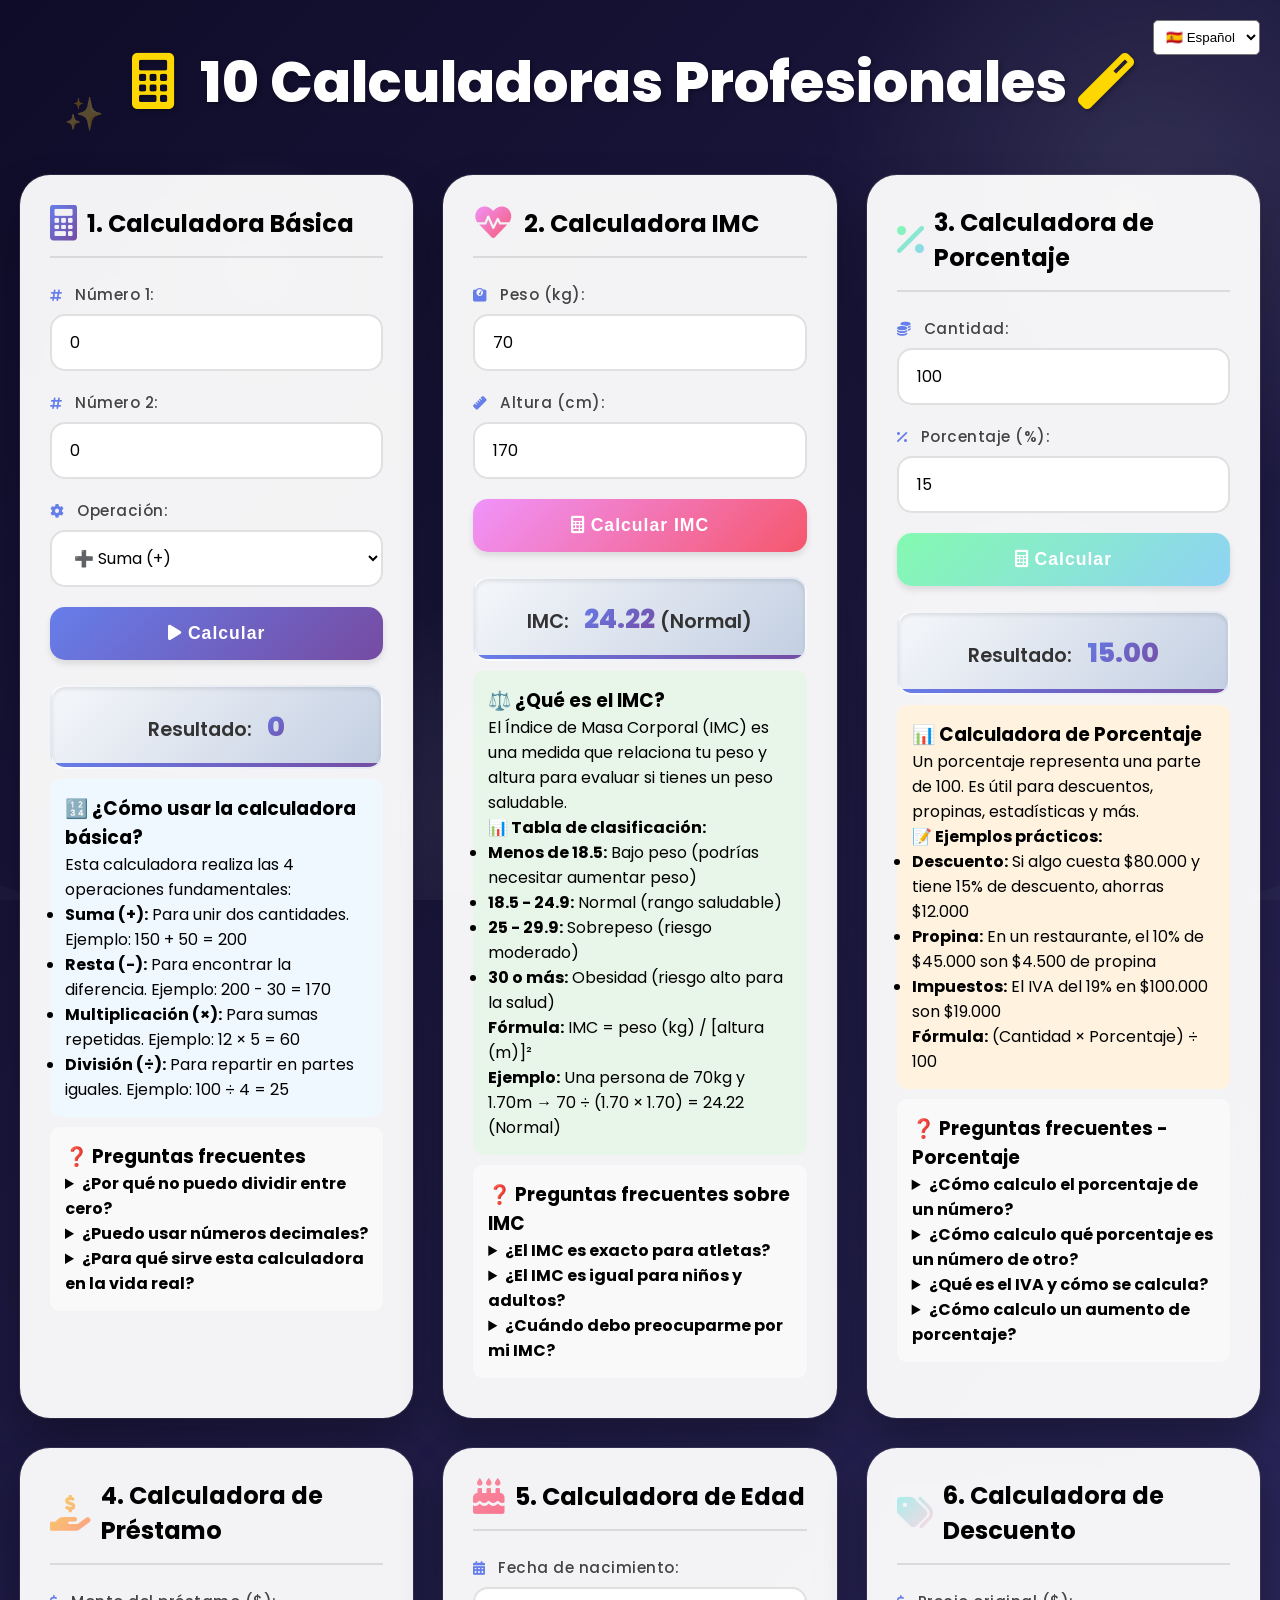
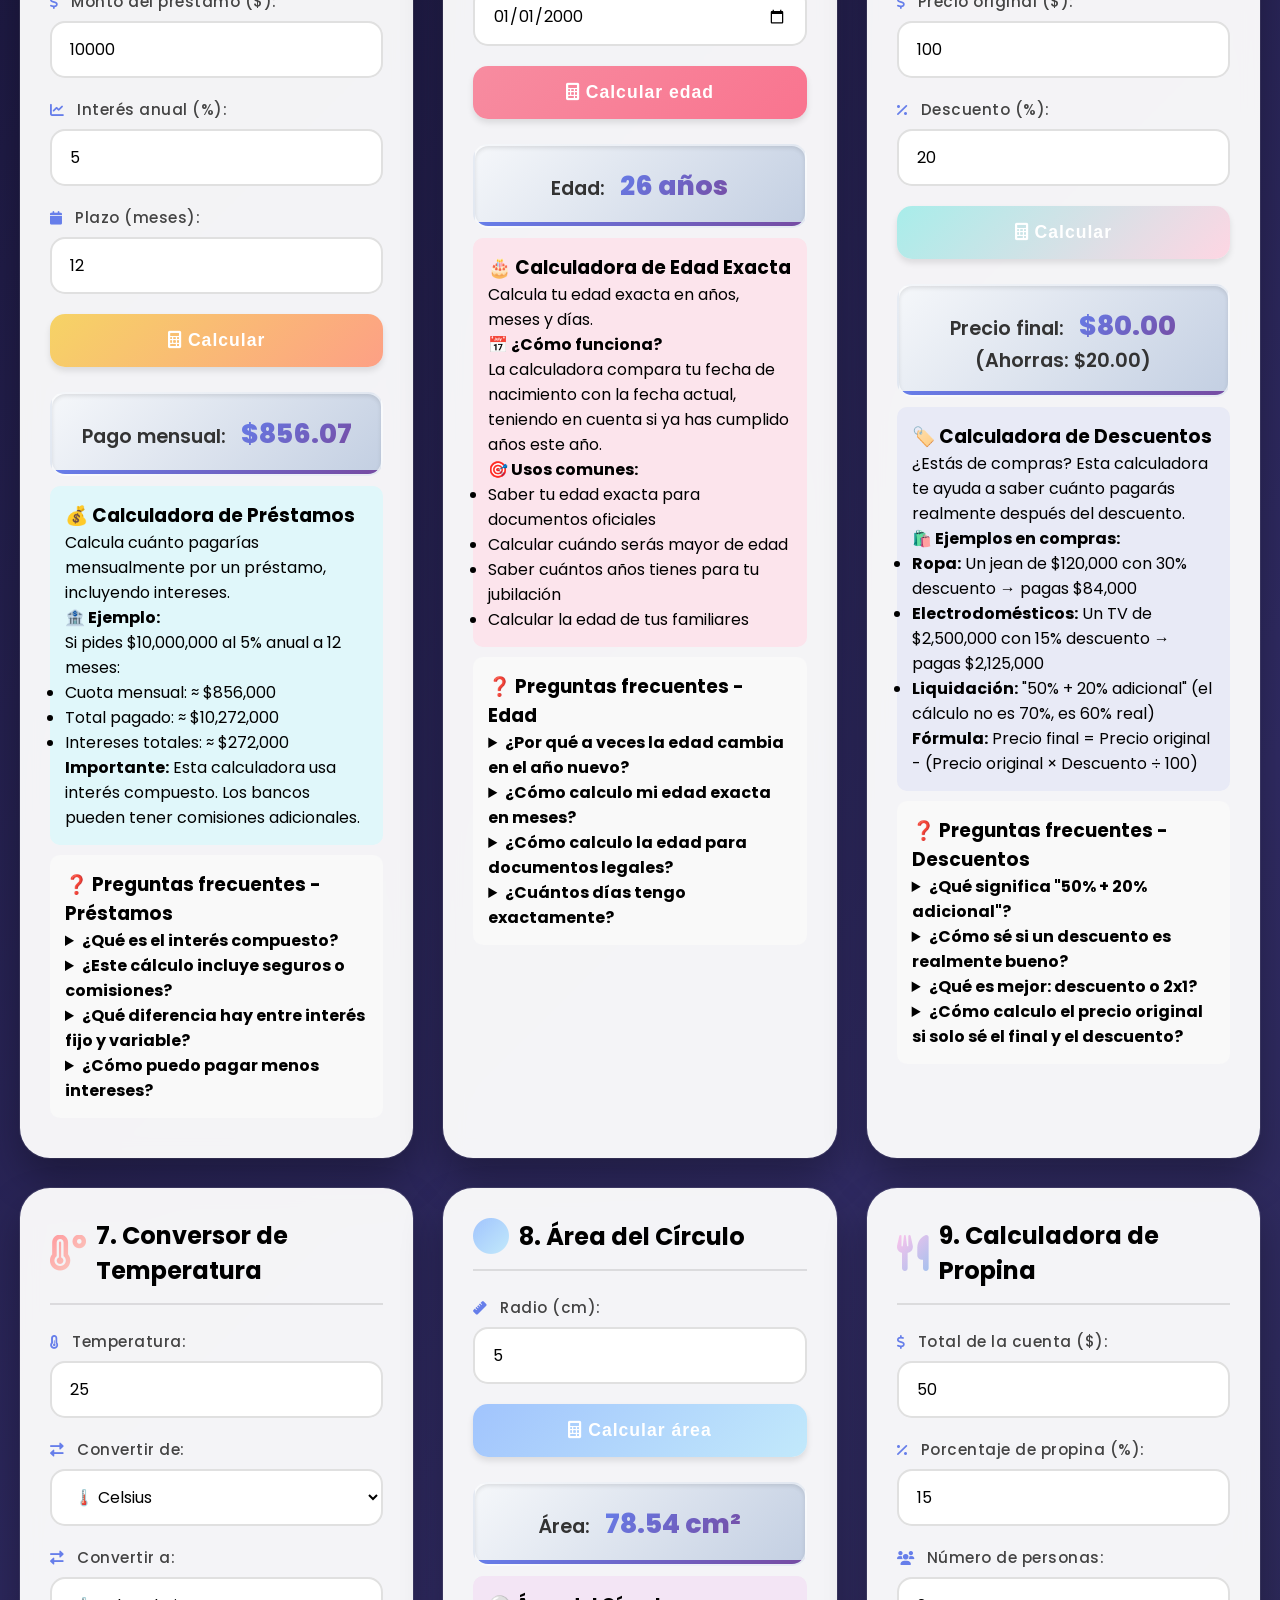
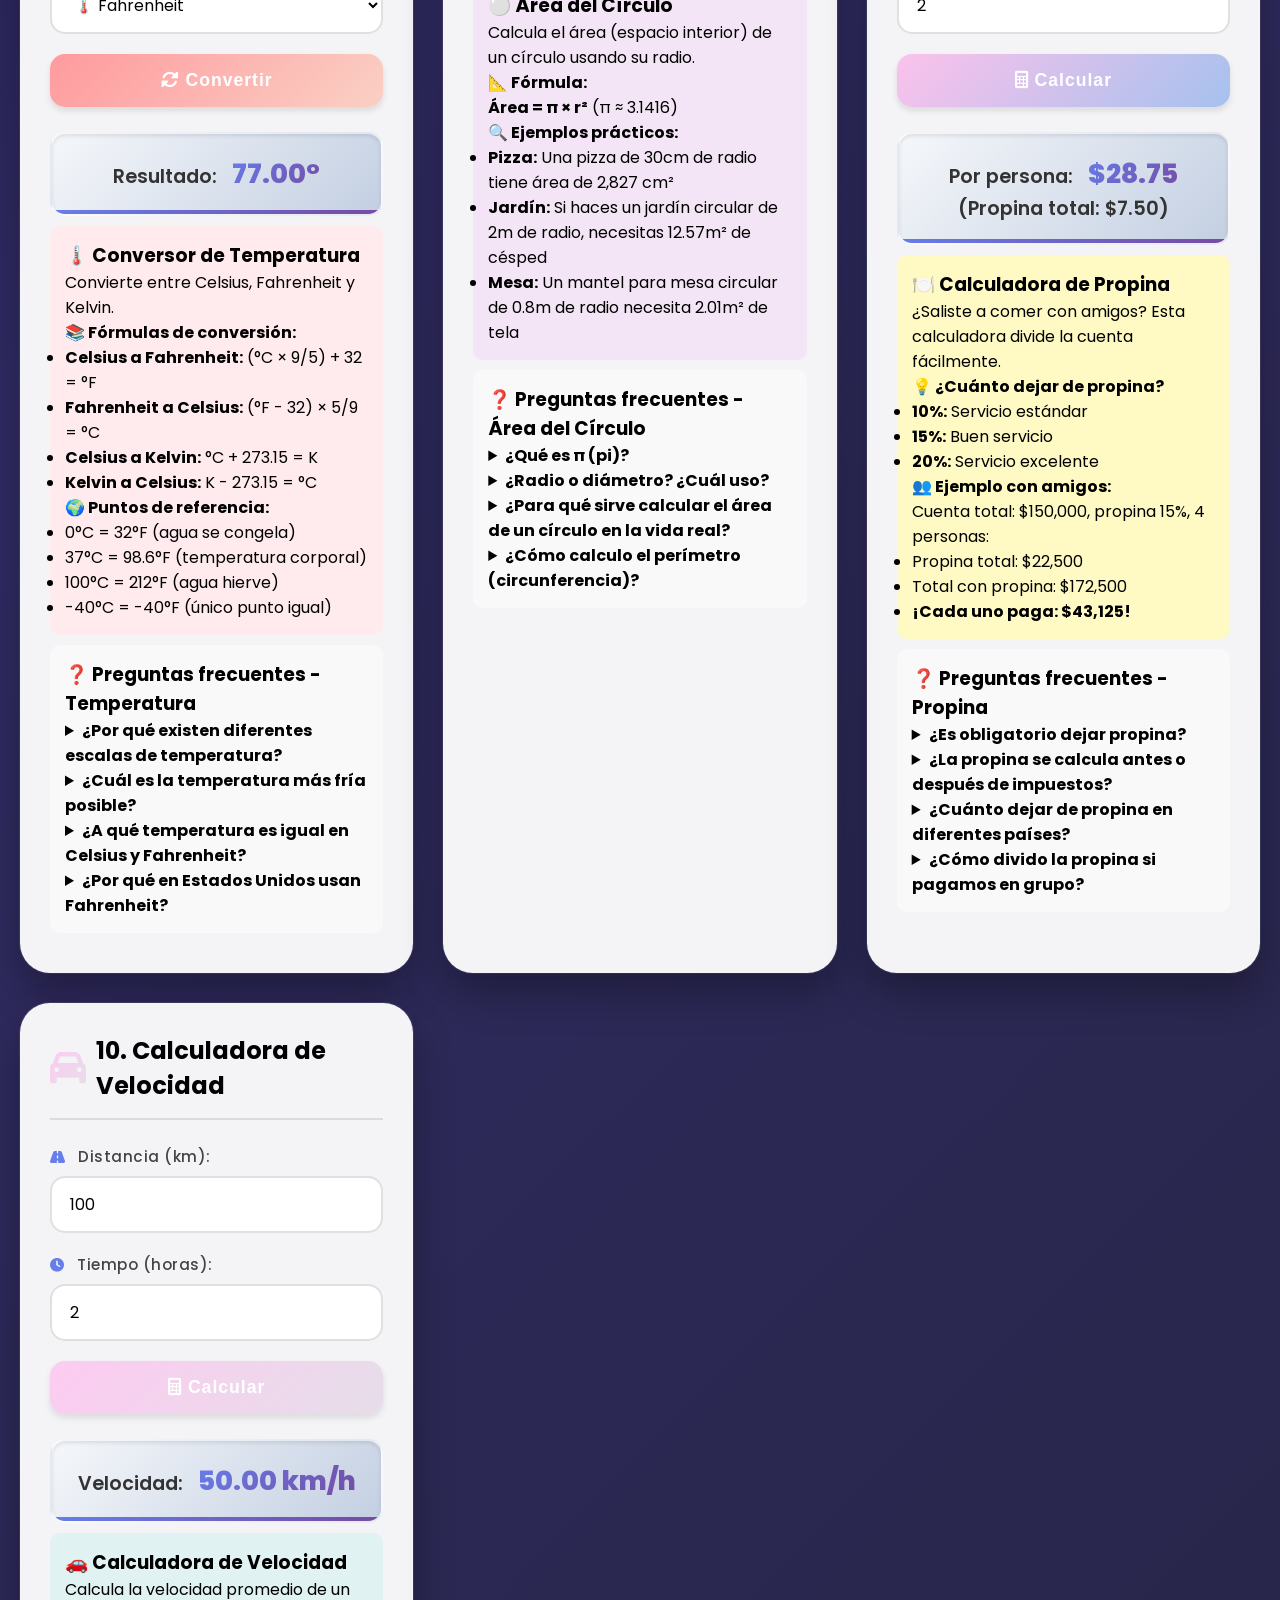
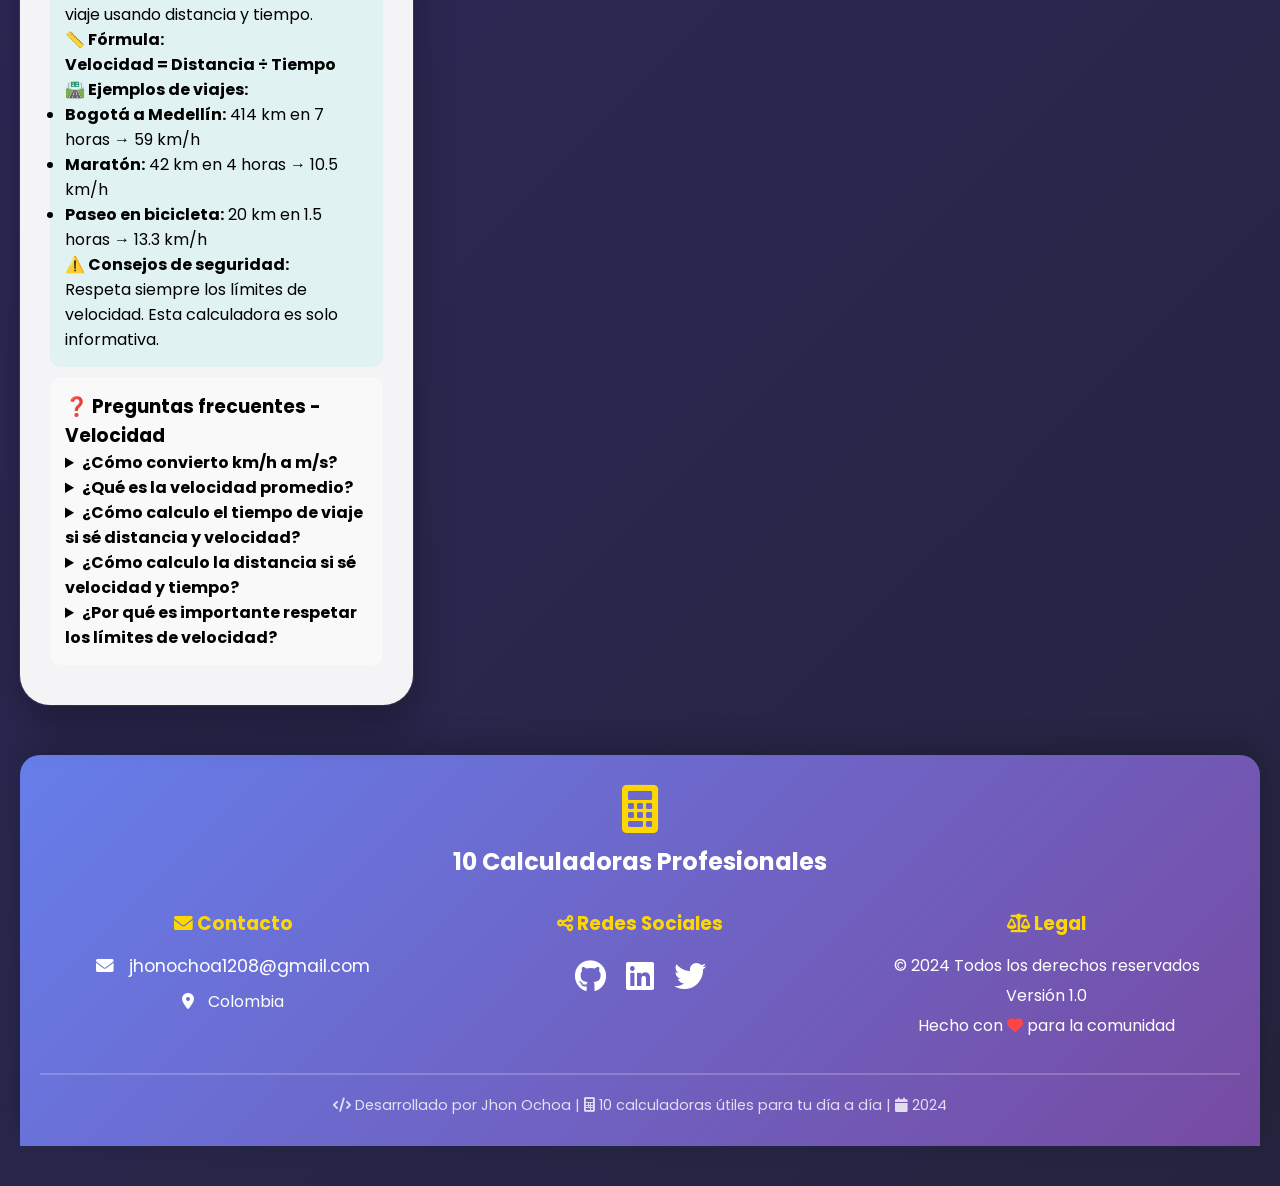
<file: index.html>
<!DOCTYPE html>
<html lang="es">
<head>
    <meta charset="UTF-8">
    <meta name="viewport" content="width=device-width, initial-scale=1.0">
    <title>10 Calculadoras Profesionales</title>
    <!-- Font Awesome para iconos -->
    <link rel="stylesheet" href="https://cdnjs.cloudflare.com/ajax/libs/font-awesome/6.0.0/css/all.min.css">
    <!-- Tu archivo CSS -->
    <link rel="stylesheet" href="style.css">
</head>
<body>
    <!-- Selector de idioma -->
<div style="position: absolute; top: 20px; right: 20px; z-index: 100;">
    <select id="languageSelector" style="padding: 8px; border-radius: 5px; background: white;">
        <option value="es">🇪🇸 Español</option>
        <option value="en">🇺🇸 English</option>
    </select>
</div>

<script>
  // ========================================
// 🌐 SELECTOR DE IDIOMA COMPLETO (USA LAS TRADUCCIONES)
// ========================================
const languageSelector = document.getElementById('languageSelector');
if (languageSelector) {
    languageSelector.addEventListener('change', function() {
        const lang = this.value;
        const t = translations[lang];
        
        // 1. Cambiar título principal
        document.querySelector('h1').innerHTML = `<i class="fas fa-calculator"></i> ${t.title} <i class="fas fa-magic"></i>`;
        
        // 2. Cambiar títulos de calculadoras y tooltips
        const calcTitles = document.querySelectorAll('.calculadora h2');
        const calcDivs = document.querySelectorAll('.calculadora');
        
        if (calcTitles.length >= 10) {
            // Calculadora 1
            calcTitles[0].innerHTML = `<i class="fas fa-calculator"></i> ${t.calc1.title}`;
            calcDivs[0].setAttribute('data-tooltip', t.calc1.tooltip);
            
            // Calculadora 2
            calcTitles[1].innerHTML = `<i class="fas fa-heartbeat"></i> ${t.calc2.title}`;
            calcDivs[1].setAttribute('data-tooltip', t.calc2.tooltip);
            
            // Calculadora 3
            calcTitles[2].innerHTML = `<i class="fas fa-percent"></i> ${t.calc3.title}`;
            calcDivs[2].setAttribute('data-tooltip', t.calc3.tooltip);
            
            // Calculadora 4
            calcTitles[3].innerHTML = `<i class="fas fa-hand-holding-usd"></i> ${t.calc4.title}`;
            calcDivs[3].setAttribute('data-tooltip', t.calc4.tooltip);
            
            // Calculadora 5
            calcTitles[4].innerHTML = `<i class="fas fa-birthday-cake"></i> ${t.calc5.title}`;
            calcDivs[4].setAttribute('data-tooltip', t.calc5.tooltip);
            
            // Calculadora 6
            calcTitles[5].innerHTML = `<i class="fas fa-tags"></i> ${t.calc6.title}`;
            calcDivs[5].setAttribute('data-tooltip', t.calc6.tooltip);
            
            // Calculadora 7
            calcTitles[6].innerHTML = `<i class="fas fa-temperature-high"></i> ${t.calc7.title}`;
            calcDivs[6].setAttribute('data-tooltip', t.calc7.tooltip);
            
            // Calculadora 8
            calcTitles[7].innerHTML = `<i class="fas fa-circle"></i> ${t.calc8.title}`;
            calcDivs[7].setAttribute('data-tooltip', t.calc8.tooltip);
            
            // Calculadora 9
            calcTitles[8].innerHTML = `<i class="fas fa-utensils"></i> ${t.calc9.title}`;
            calcDivs[8].setAttribute('data-tooltip', t.calc9.tooltip);
            
            // Calculadora 10
            calcTitles[9].innerHTML = `<i class="fas fa-car"></i> ${t.calc10.title}`;
            calcDivs[9].setAttribute('data-tooltip', t.calc10.tooltip);
        }
        
        // 3. Mensaje de confirmación
        console.log(`Idioma cambiado a: ${lang === 'es' ? 'Español' : 'Inglés'}`);
    });
}
    // ========================================
// TRADUCCIONES COMPLETAS
// ========================================
const translations = {
    es: {
        // Títulos principales
        title: "10 Calculadoras Profesionales",
        footerTitle: "10 Calculadoras Profesionales",
        
        // Calculadora 1 - Básica
        calc1: {
            title: "1. Calculadora Básica",
            tooltip: "Operaciones matemáticas básicas",
            label1: "Número 1:",
            label2: "Número 2:",
            labelOp: "Operación:",
            sum: "Suma (+)",
            rest: "Resta (-)",
            mult: "Multiplicación (×)",
            div: "División (÷)",
            button: "Calcular",
            result: "Resultado:",
            howTo: {
                title: "🔢 ¿Cómo usar la calculadora básica?",
                text: "Esta calculadora realiza las 4 operaciones fundamentales:",
                items: [
                    "Suma (+): Para unir dos cantidades. Ejemplo: 150 + 50 = 200",
                    "Resta (-): Para encontrar la diferencia. Ejemplo: 200 - 30 = 170",
                    "Multiplicación (×): Para sumas repetidas. Ejemplo: 12 × 5 = 60",
                    "División (÷): Para repartir en partes iguales. Ejemplo: 100 ÷ 4 = 25"
                ]
            },
            faq: {
                title: "❓ Preguntas frecuentes",
                q1: "¿Por qué no puedo dividir entre cero?",
                a1: "En matemáticas, dividir entre cero no tiene sentido porque significa 'repartir algo entre nada'. Por eso la calculadora muestra error.",
                q2: "¿Puedo usar números decimales?",
                a2: "¡Sí! Puedes usar puntos decimales. Ejemplo: 10.5 + 3.2 = 13.7",
                q3: "¿Para qué sirve esta calculadora en la vida real?",
                a3: "Para calcular presupuestos, dividir cuentas, saber cuánto pagar en el supermercado, etc."
            }
        },
        
        // Calculadora 2 - IMC
        calc2: {
            title: "2. Calculadora IMC",
            tooltip: "Índice de Masa Corporal",
            label1: "Peso (kg):",
            label2: "Altura (cm):",
            button: "Calcular IMC",
            result: "IMC:",
            howTo: {
                title: "⚖️ ¿Qué es el IMC?",
                text: "El Índice de Masa Corporal (IMC) es una medida que relaciona tu peso y altura para evaluar si tienes un peso saludable.",
                table: "📊 Tabla de clasificación:",
                items: [
                    "Menos de 18.5: Bajo peso (podrías necesitar aumentar peso)",
                    "18.5 - 24.9: Normal (rango saludable)",
                    "25 - 29.9: Sobrepeso (riesgo moderado)",
                    "30 o más: Obesidad (riesgo alto para la salud)"
                ],
                formula: "Fórmula: IMC = peso (kg) / [altura (m)]²",
                example: "Ejemplo: Una persona de 70kg y 1.70m → 70 ÷ (1.70 × 1.70) = 24.22 (Normal)"
            },
            faq: {
                title: "❓ Preguntas frecuentes sobre IMC",
                q1: "¿El IMC es exacto para atletas?",
                a1: "No completamente. Los atletas con mucha masa muscular pueden tener IMC alto pero poca grasa corporal. En esos casos, otras mediciones son más precisas.",
                q2: "¿El IMC es igual para niños y adultos?",
                a2: "No. En niños se usa una tabla percentil que compara con otros niños de la misma edad y sexo.",
                q3: "¿Cuándo debo preocuparme por mi IMC?",
                a3: "Si tu IMC está fuera del rango normal, consulta con un médico. Ellos pueden evaluar tu caso particular."
            }
        },
        
        // Calculadora 3 - Porcentaje
        calc3: {
            title: "3. Calculadora de Porcentaje",
            tooltip: "Cálculo de porcentajes",
            label1: "Cantidad:",
            label2: "Porcentaje (%):",
            button: "Calcular",
            result: "Resultado:",
            howTo: {
                title: "📊 Calculadora de Porcentaje",
                text: "Un porcentaje representa una parte de 100. Es útil para descuentos, propinas, estadísticas y más.",
                examples: "📝 Ejemplos prácticos:",
                items: [
                    "Descuento: Si algo cuesta $80.000 y tiene 15% de descuento, ahorras $12.000",
                    "Propina: En un restaurante, el 10% de $45.000 son $4.500 de propina",
                    "Impuestos: El IVA del 19% en $100.000 son $19.000"
                ],
                formula: "Fórmula: (Cantidad × Porcentaje) ÷ 100"
            },
            faq: {
                title: "❓ Preguntas frecuentes - Porcentaje",
                q1: "¿Cómo calculo el porcentaje de un número?",
                a1: "Multiplica el número por el porcentaje y divide entre 100. Ejemplo: 15% de 200 = (200 × 15) ÷ 100 = 30",
                q2: "¿Cómo calculo qué porcentaje es un número de otro?",
                a2: "Divide el número menor entre el mayor y multiplica por 100. Ejemplo: 30 es ¿qué % de 200? (30 ÷ 200) × 100 = 15%",
                q3: "¿Qué es el IVA y cómo se calcula?",
                a3: "El IVA es un impuesto al consumo. En Colombia es del 19%. Para calcularlo: Precio × 0.19. Ejemplo: $100,000 × 0.19 = $19,000 de IVA",
                q4: "¿Cómo calculo un aumento de porcentaje?",
                a4: "Si algo aumenta un 10%, multiplica por 1.10. Ejemplo: $50,000 + 10% = $50,000 × 1.10 = $55,000"
            }
        },
        
        // Calculadora 4 - Préstamo
        calc4: {
            title: "4. Calculadora de Préstamo",
            tooltip: "Calculadora de préstamos",
            label1: "Monto del préstamo ($):",
            label2: "Interés anual (%):",
            label3: "Plazo (meses):",
            button: "Calcular",
            result: "Pago mensual:",
            howTo: {
                title: "💰 Calculadora de Préstamos",
                text: "Calcula cuánto pagarías mensualmente por un préstamo, incluyendo intereses.",
                example: "🏦 Ejemplo:",
                exampleText: "Si pides $10,000,000 al 5% anual a 12 meses:",
                items: [
                    "Cuota mensual: ≈ $856,000",
                    "Total pagado: ≈ $10,272,000",
                    "Intereses totales: ≈ $272,000"
                ],
                important: "Importante: Esta calculadora usa interés compuesto. Los bancos pueden tener comisiones adicionales."
            },
            faq: {
                title: "❓ Preguntas frecuentes - Préstamos",
                q1: "¿Qué es el interés compuesto?",
                a1: "Es cuando los intereses se suman al capital y generan nuevos intereses. Así funciona la mayoría de préstamos bancarios. Por eso pagas más mientras más largo es el plazo.",
                q2: "¿Este cálculo incluye seguros o comisiones?",
                a2: "No. Este es el cálculo base de intereses. Los bancos suelen agregar seguros de vida, seguros de desempleo y comisiones de estudio que aumentan la cuota final.",
                q3: "¿Qué diferencia hay entre interés fijo y variable?",
                a3: "Interés fijo: la tasa no cambia durante todo el préstamo. Interés variable: la tasa puede subir o bajar según el mercado. Los préstamos variables son más riesgosos.",
                q4: "¿Cómo puedo pagar menos intereses?",
                a4: "Puedes: 1) Hacer abonos extraordinarios al capital, 2) Elegir plazos más cortos, 3) Comparar diferentes bancos, 4) Mejorar tu historial crediticio para obtener mejor tasa."
            }
        },
        
        // Calculadora 5 - Edad
        calc5: {
            title: "5. Calculadora de Edad",
            tooltip: "Calculadora de edad exacta",
            label1: "Fecha de nacimiento:",
            button: "Calcular edad",
            result: "Edad:",
            howTo: {
                title: "🎂 Calculadora de Edad Exacta",
                text: "Calcula tu edad exacta en años, meses y días.",
                how: "📅 ¿Cómo funciona?",
                howText: "La calculadora compara tu fecha de nacimiento con la fecha actual, teniendo en cuenta si ya has cumplido años este año.",
                uses: "🎯 Usos comunes:",
                items: [
                    "Saber tu edad exacta para documentos oficiales",
                    "Calcular cuándo serás mayor de edad",
                    "Saber cuántos años tienes para tu jubilación",
                    "Calcular la edad de tus familiares"
                ]
            },
            faq: {
                title: "❓ Preguntas frecuentes - Edad",
                q1: "¿Por qué a veces la edad cambia en el año nuevo?",
                a1: "Porque la edad depende de la fecha exacta, no solo del año. Cumples años en tu fecha de nacimiento. Si naciste el 15 de marzo, no cumples años el 1 de enero.",
                q2: "¿Cómo calculo mi edad exacta en meses?",
                a2: "Resta el mes de nacimiento al mes actual. Si el resultado es negativo, suma 12 y resta un año. Ejemplo: Naciste en octubre (10) y estamos en marzo (3): (3 + 12) - 10 = 5 meses.",
                q3: "¿Cómo calculo la edad para documentos legales?",
                a3: "Para documentos oficiales se usa la edad cumplida al momento de la solicitud. Si tu cumpleaños es mañana, legalmente aún tienes la edad anterior.",
                q4: "¿Cuántos días tengo exactamente?",
                a4: "Puedes calcularlo multiplicando años × 365, sumando días extras por años bisiestos y agregando los días desde tu último cumpleaños. ¡Hay calculadoras especializadas!"
            }
        },
        
        // Calculadora 6 - Descuento
        calc6: {
            title: "6. Calculadora de Descuento",
            tooltip: "Calculadora de descuentos",
            label1: "Precio original ($):",
            label2: "Descuento (%):",
            button: "Calcular",
            result: "Precio final:",
            howTo: {
                title: "🏷️ Calculadora de Descuentos",
                text: "¿Estás de compras? Esta calculadora te ayuda a saber cuánto pagarás realmente después del descuento.",
                examples: "🛍️ Ejemplos en compras:",
                items: [
                    "Ropa: Un jean de $120,000 con 30% descuento → pagas $84,000",
                    "Electrodomésticos: Un TV de $2,500,000 con 15% descuento → pagas $2,125,000",
                    "Liquidación: '50% + 20% adicional' (el cálculo no es 70%, es 60% real)"
                ],
                formula: "Fórmula: Precio final = Precio original - (Precio original × Descuento ÷ 100)"
            },
            faq: {
                title: "❓ Preguntas frecuentes - Descuentos",
                q1: "¿Qué significa '50% + 20% adicional'?",
                a1: "No es 70%. Primero aplicas 50%, y al resultado le aplicas 20%. Ejemplo: $100 con 50% = $50, luego 20% de $50 = $10 más de descuento. Total pagas $40 (60% de descuento real).",
                q2: "¿Cómo sé si un descuento es realmente bueno?",
                a2: "Compara el precio final con otras tiendas. A veces los descuentos grandes son sobre precios inflados. Verifica el precio histórico del producto antes de emocionarte.",
                q3: "¿Qué es mejor: descuento o 2x1?",
                a3: "El 2x1 equivale a 50% de descuento si necesitas dos unidades. Si solo necesitas una, el descuento directo es mejor. Compara siempre el precio por unidad.",
                q4: "¿Cómo calculo el precio original si solo sé el final y el descuento?",
                a4: "Divide el precio final entre (1 - descuento/100). Ejemplo: Pagaste $70 con 30% descuento: $70 ÷ (1 - 0.30) = $70 ÷ 0.70 = $100 era el precio original."
            }
        },
        
        // Calculadora 7 - Temperatura
        calc7: {
            title: "7. Conversor de Temperatura",
            tooltip: "Conversor de temperaturas",
            label1: "Temperatura:",
            label2: "Convertir de:",
            label3: "Convertir a:",
            button: "Convertir",
            result: "Resultado:",
            howTo: {
                title: "🌡️ Conversor de Temperatura",
                text: "Convierte entre Celsius, Fahrenheit y Kelvin.",
                formulas: "📚 Fórmulas de conversión:",
                items: [
                    "Celsius a Fahrenheit: (°C × 9/5) + 32 = °F",
                    "Fahrenheit a Celsius: (°F - 32) × 5/9 = °C",
                    "Celsius a Kelvin: °C + 273.15 = K",
                    "Kelvin a Celsius: K - 273.15 = °C"
                ],
                references: "🌍 Puntos de referencia:",
                refs: [
                    "0°C = 32°F (agua se congela)",
                    "37°C = 98.6°F (temperatura corporal)",
                    "100°C = 212°F (agua hierve)",
                    "-40°C = -40°F (único punto igual)"
                ]
            },
            faq: {
                title: "❓ Preguntas frecuentes - Temperatura",
                q1: "¿Por qué existen diferentes escalas de temperatura?",
                a1: "Celsius se usa en casi todo el mundo para clima y cocina. Fahrenheit se usa principalmente en Estados Unidos. Kelvin se usa en ciencia porque comienza en el cero absoluto.",
                q2: "¿Cuál es la temperatura más fría posible?",
                a2: "El cero absoluto: -273.15°C, -459.67°F, o 0 Kelvin. Es teóricamente la temperatura más baja donde las partículas dejan de moverse por completo.",
                q3: "¿A qué temperatura es igual en Celsius y Fahrenheit?",
                a3: "A -40°. Es el único punto donde ambas escalas coinciden: -40°C = -40°F. Puedes comprobarlo con la fórmula.",
                q4: "¿Por qué en Estados Unidos usan Fahrenheit?",
                a4: "Es una tradición histórica. La escala Fahrenheit fue creada antes que Celsius y se popularizó en países anglosajones. Cambiar todo el sistema sería muy costoso."
            }
        },
        
        // Calculadora 8 - Área del Círculo
        calc8: {
            title: "8. Área del Círculo",
            tooltip: "Área de un círculo",
            label1: "Radio (cm):",
            button: "Calcular área",
            result: "Área:",
            howTo: {
                title: "⚪ Área del Círculo",
                text: "Calcula el área (espacio interior) de un círculo usando su radio.",
                formula: "📐 Fórmula:",
                formulaText: "Área = π × r² (π ≈ 3.1416)",
                examples: "🔍 Ejemplos prácticos:",
                items: [
                    "Pizza: Una pizza de 30cm de radio tiene área de 2,827 cm²",
                    "Jardín: Si haces un jardín circular de 2m de radio, necesitas 12.57m² de césped",
                    "Mesa: Un mantel para mesa circular de 0.8m de radio necesita 2.01m² de tela"
                ]
            },
            faq: {
                title: "❓ Preguntas frecuentes - Área del Círculo",
                q1: "¿Qué es π (pi)?",
                a1: "Es una constante matemática (≈3.1416) que representa la relación entre el perímetro de un círculo y su diámetro. Es un número infinito que nunca se repite.",
                q2: "¿Radio o diámetro? ¿Cuál uso?",
                a2: "Esta calculadora usa el radio (la mitad del diámetro). Si tienes el diámetro, divídelo entre 2 para obtener el radio. Ejemplo: diámetro 10cm → radio 5cm.",
                q3: "¿Para qué sirve calcular el área de un círculo en la vida real?",
                a3: "Para saber cuánta tela necesitas para un mantel redondo, cuánta madera para una mesa circular, el tamaño de una piscina, o incluso para calcular porciones de pizza.",
                q4: "¿Cómo calculo el perímetro (circunferencia)?",
                a4: "El perímetro del círculo se llama circunferencia y se calcula: 2 × π × radio. Ejemplo: radio 5cm → 2 × 3.1416 × 5 = 31.416 cm."
            }
        },
        
        // Calculadora 9 - Propina
        calc9: {
            title: "9. Calculadora de Propina",
            tooltip: "Calculadora de propinas",
            label1: "Total de la cuenta ($):",
            label2: "Porcentaje de propina (%):",
            label3: "Número de personas:",
            button: "Calcular",
            result: "Por persona:",
            howTo: {
                title: "🍽️ Calculadora de Propina",
                text: "¿Saliste a comer con amigos? Esta calculadora divide la cuenta fácilmente.",
                tip: "💡 ¿Cuánto dejar de propina?",
                tipItems: [
                    "10%: Servicio estándar",
                    "15%: Buen servicio",
                    "20%: Servicio excelente"
                ],
                example: "👥 Ejemplo con amigos:",
                exampleText: "Cuenta total: $150,000, propina 15%, 4 personas:",
                exampleItems: [
                    "Propina total: $22,500",
                    "Total con propina: $172,500",
                    "¡Cada uno paga: $43,125!"
                ]
            },
            faq: {
                title: "❓ Preguntas frecuentes - Propina",
                q1: "¿Es obligatorio dejar propina?",
                a1: "En la mayoría de países no es obligatorio, pero es una costumbre por buen servicio. En algunos lugares como Estados Unidos, los meseros dependen de las propinas porque ganan poco.",
                q2: "¿La propina se calcula antes o después de impuestos?",
                a2: "Generalmente se calcula sobre el subtotal (antes de impuestos), pero puedes hacerlo como prefieras. Algunas personas calculan sobre el total para ser más generosas.",
                q3: "¿Cuánto dejar de propina en diferentes países?",
                a3: "En Colombia: 10% es estándar. En México: 10-15%. En Estados Unidos: 15-20%. En España: 5-10% si el servicio fue bueno. En Japón: dejar propina puede ser considerado de mal gusto.",
                q4: "¿Cómo divido la propina si pagamos en grupo?",
                a4: "Primero suma la propina al total, luego divide entre el número de personas. Si alguien consumió más, pueden acordar pagar proporcionalmente a lo que cada uno pidió."
            }
        },
        
        // Calculadora 10 - Velocidad
        calc10: {
            title: "10. Calculadora de Velocidad",
            tooltip: "Calculadora de velocidad",
            label1: "Distancia (km):",
            label2: "Tiempo (horas):",
            button: "Calcular",
            result: "Velocidad:",
            howTo: {
                title: "🚗 Calculadora de Velocidad",
                text: "Calcula la velocidad promedio de un viaje usando distancia y tiempo.",
                formula: "📏 Fórmula:",
                formulaText: "Velocidad = Distancia ÷ Tiempo",
                examples: "🛣️ Ejemplos de viajes:",
                items: [
                    "Bogotá a Medellín: 414 km en 7 horas → 59 km/h",
                    "Maratón: 42 km en 4 horas → 10.5 km/h",
                    "Paseo en bicicleta: 20 km en 1.5 horas → 13.3 km/h"
                ],
                safety: "⚠️ Consejos de seguridad:",
                safetyText: "Respeta siempre los límites de velocidad. Esta calculadora es solo informativa."
            },
            faq: {
                title: "❓ Preguntas frecuentes - Velocidad",
                q1: "¿Cómo convierto km/h a m/s?",
                a1: "Divide los km/h entre 3.6. Ejemplo: 72 km/h ÷ 3.6 = 20 m/s. Esto es útil para cálculos de física y seguridad vial.",
                q2: "¿Qué es la velocidad promedio?",
                a2: "Es la distancia total dividida por el tiempo total, aunque hayas ido más rápido o lento en partes del viaje. No es lo mismo que la velocidad máxima o la instantánea.",
                q3: "¿Cómo calculo el tiempo de viaje si sé distancia y velocidad?",
                a3: "Divide la distancia entre la velocidad. Ejemplo: 300 km a 60 km/h → 300 ÷ 60 = 5 horas. Recuerda agregar tiempo por paradas y tráfico.",
                q4: "¿Cómo calculo la distancia si sé velocidad y tiempo?",
                a4: "Multiplica la velocidad por el tiempo. Ejemplo: 80 km/h durante 3.5 horas → 80 × 3.5 = 280 kilómetros recorridos.",
                q5: "¿Por qué es importante respetar los límites de velocidad?",
                a5: "A mayor velocidad, mayor distancia de frenado y más grave es el accidente. Además, las multas son costosas y puedes perder puntos en la licencia."
            }
        },
        
        // Footer
        footer: {
            contact: "Contacto",
            social: "Redes Sociales",
            legal: "Legal",
            rights: "Todos los derechos reservados",
            version: "Versión 1.0",
            made: "Hecho con ❤️ para la comunidad",
            developed: "Desarrollado por Jhon Ochoa",
            description: "10 calculadoras útiles para tu día a día"
        }
    },
    
    // ========================================
    // INGLÉS
    // ========================================
    en: {
        // Main titles
        title: "10 Professional Calculators",
        footerTitle: "10 Professional Calculators",
        
        // Calculator 1 - Basic
        calc1: {
            title: "1. Basic Calculator",
            tooltip: "Basic mathematical operations",
            label1: "Number 1:",
            label2: "Number 2:",
            labelOp: "Operation:",
            sum: "Addition (+)",
            rest: "Subtraction (-)",
            mult: "Multiplication (×)",
            div: "Division (÷)",
            button: "Calculate",
            result: "Result:",
            howTo: {
                title: "🔢 How to use the basic calculator?",
                text: "This calculator performs the 4 basic operations:",
                items: [
                    "Addition (+): To combine two quantities. Example: 150 + 50 = 200",
                    "Subtraction (-): To find the difference. Example: 200 - 30 = 170",
                    "Multiplication (×): For repeated addition. Example: 12 × 5 = 60",
                    "Division (÷): To split into equal parts. Example: 100 ÷ 4 = 25"
                ]
            },
            faq: {
                title: "❓ Frequently Asked Questions",
                q1: "Why can't I divide by zero?",
                a1: "In mathematics, dividing by zero makes no sense because it means 'splitting something into nothing'. That's why the calculator shows an error.",
                q2: "Can I use decimal numbers?",
                a2: "Yes! You can use decimal points. Example: 10.5 + 3.2 = 13.7",
                q3: "What is this calculator used for in real life?",
                a3: "To calculate budgets, split bills, know how much to pay at the supermarket, etc."
            }
        },
        
        // Calculator 2 - BMI
        calc2: {
            title: "2. BMI Calculator",
            tooltip: "Body Mass Index",
            label1: "Weight (kg):",
            label2: "Height (cm):",
            button: "Calculate BMI",
            result: "BMI:",
            howTo: {
                title: "⚖️ What is BMI?",
                text: "Body Mass Index (BMI) is a measure that relates your weight and height to assess whether you have a healthy weight.",
                table: "📊 Classification table:",
                items: [
                    "Less than 18.5: Underweight (you might need to gain weight)",
                    "18.5 - 24.9: Normal (healthy range)",
                    "25 - 29.9: Overweight (moderate risk)",
                    "30 or more: Obesity (high health risk)"
                ],
                formula: "Formula: BMI = weight (kg) / [height (m)]²",
                example: "Example: A person of 70kg and 1.70m → 70 ÷ (1.70 × 1.70) = 24.22 (Normal)"
            },
            faq: {
                title: "❓ BMI Frequently Asked Questions",
                q1: "Is BMI accurate for athletes?",
                a1: "Not completely. Athletes with high muscle mass may have a high BMI but low body fat. In these cases, other measurements are more accurate.",
                q2: "Is BMI the same for children and adults?",
                a2: "No. For children, a percentile table is used that compares them with other children of the same age and sex.",
                q3: "When should I worry about my BMI?",
                a3: "If your BMI is outside the normal range, consult a doctor. They can evaluate your specific case."
            }
        },
        
        // Calculator 3 - Percentage
        calc3: {
            title: "3. Percentage Calculator",
            tooltip: "Percentage calculation",
            label1: "Amount:",
            label2: "Percentage (%):",
            button: "Calculate",
            result: "Result:",
            howTo: {
                title: "📊 Percentage Calculator",
                text: "A percentage represents a part of 100. It's useful for discounts, tips, statistics, and more.",
                examples: "📝 Practical examples:",
                items: [
                    "Discount: If something costs $80,000 and has 15% discount, you save $12,000",
                    "Tip: In a restaurant, 10% of $45,000 is $4,500 tip",
                    "Taxes: 19% VAT on $100,000 is $19,000"
                ],
                formula: "Formula: (Amount × Percentage) ÷ 100"
            },
            faq: {
                title: "❓ Percentage FAQ",
                q1: "How do I calculate the percentage of a number?",
                a1: "Multiply the number by the percentage and divide by 100. Example: 15% of 200 = (200 × 15) ÷ 100 = 30",
                q2: "How do I calculate what percentage one number is of another?",
                a2: "Divide the smaller number by the larger one and multiply by 100. Example: 30 is what % of 200? (30 ÷ 200) × 100 = 15%",
                q3: "What is VAT and how is it calculated?",
                a3: "VAT is a consumption tax. In Colombia it's 19%. To calculate it: Price × 0.19. Example: $100,000 × 0.19 = $19,000 VAT",
                q4: "How do I calculate a percentage increase?",
                a4: "If something increases by 10%, multiply by 1.10. Example: $50,000 + 10% = $50,000 × 1.10 = $55,000"
            }
        },
        
        // Calculator 4 - Loan
        calc4: {
            title: "4. Loan Calculator",
            tooltip: "Loan calculator",
            label1: "Loan amount ($):",
            label2: "Annual interest (%):",
            label3: "Term (months):",
            button: "Calculate",
            result: "Monthly payment:",
            howTo: {
                title: "💰 Loan Calculator",
                text: "Calculate how much you would pay monthly for a loan, including interest.",
                example: "🏦 Example:",
                exampleText: "If you borrow $10,000,000 at 5% annual for 12 months:",
                items: [
                    "Monthly payment: ≈ $856,000",
                    "Total paid: ≈ $10,272,000",
                    "Total interest: ≈ $272,000"
                ],
                important: "Important: This calculator uses compound interest. Banks may have additional fees."
            },
            faq: {
                title: "❓ Loan FAQ",
                q1: "What is compound interest?",
                a1: "It's when interest is added to the principal and generates new interest. This is how most bank loans work. That's why you pay more the longer the term.",
                q2: "Does this calculation include insurance or fees?",
                a2: "No. This is the base interest calculation. Banks usually add life insurance, unemployment insurance, and processing fees that increase the final payment.",
                q3: "What's the difference between fixed and variable interest?",
                a3: "Fixed interest: the rate doesn't change throughout the loan. Variable interest: the rate can go up or down according to the market. Variable loans are riskier.",
                q4: "How can I pay less interest?",
                a4: "You can: 1) Make extra payments to principal, 2) Choose shorter terms, 3) Compare different banks, 4) Improve your credit history to get a better rate."
            }
        },
        
        // Calculator 5 - Age
        calc5: {
            title: "5. Age Calculator",
            tooltip: "Exact age calculator",
            label1: "Birth date:",
            button: "Calculate age",
            result: "Age:",
            howTo: {
                title: "🎂 Exact Age Calculator",
                text: "Calculate your exact age in years, months, and days.",
                how: "📅 How does it work?",
                howText: "The calculator compares your birth date with the current date, taking into account whether you've already had your birthday this year.",
                uses: "🎯 Common uses:",
                items: [
                    "Know your exact age for official documents",
                    "Calculate when you'll come of age",
                    "Know how many years until retirement",
                    "Calculate your family members' ages"
                ]
            },
            faq: {
                title: "❓ Age FAQ",
                q1: "Why does age sometimes change on New Year's?",
                a1: "Because age depends on the exact date, not just the year. You have your birthday on your birth date. If you were born on March 15, you don't have your birthday on January 1.",
                q2: "How do I calculate my exact age in months?",
                a2: "Subtract the birth month from the current month. If the result is negative, add 12 and subtract one year. Example: Born in October (10) and it's March (3): (3 + 12) - 10 = 5 months.",
                q3: "How do I calculate age for legal documents?",
                a3: "For official documents, the age at the time of application is used. If your birthday is tomorrow, legally you're still the previous age.",
                q4: "How many days old am I exactly?",
                a4: "You can calculate it by multiplying years × 365, adding extra days for leap years, and adding the days since your last birthday. There are specialized calculators!"
            }
        },
               // Calculator 6 - Discount
        calc6: {
            title: "6. Discount Calculator",
            tooltip: "Discount calculator",
            label1: "Original price ($):",
            label2: "Discount (%):",
            button: "Calculate",
            result: "Final price:",
            howTo: {
                title: "🏷️ Discount Calculator",
                text: "Are you shopping? This calculator helps you know how much you'll actually pay after the discount.",
                examples: "🛍️ Shopping examples:",
                items: [
                    "Clothing: Jeans $120,000 with 30% discount → you pay $84,000",
                    "Appliances: TV $2,500,000 with 15% discount → you pay $2,125,000",
                    "Sale: '50% + 20% additional' (the calculation is not 70%, it's 60% actual)"
                ],
                formula: "Formula: Final price = Original price - (Original price × Discount ÷ 100)"
            },
            faq: {
                title: "❓ Discount FAQ",
                q1: "What does '50% + 20% additional' mean?",
                a1: "It's not 70%. First apply 50%, then apply 20% to the result. Example: $100 with 50% = $50, then 20% of $50 = $10 more discount. You pay $40 total (60% actual discount).",
                q2: "How do I know if a discount is really good?",
                a2: "Compare the final price with other stores. Sometimes big discounts are on inflated prices. Check the product's price history before getting excited.",
                q3: "What's better: discount or 2x1?",
                a3: "2x1 equals 50% discount if you need two units. If you only need one, direct discount is better. Always compare the unit price.",
                q4: "How do I calculate the original price if I only know the final price and discount?",
                a4: "Divide the final price by (1 - discount/100). Example: You paid $70 with 30% discount: $70 ÷ (1 - 0.30) = $70 ÷ 0.70 = $100 was the original price."
            }
        },
        
        // Calculator 7 - Temperature
        calc7: {
            title: "7. Temperature Converter",
            tooltip: "Temperature converter",
            label1: "Temperature:",
            label2: "Convert from:",
            label3: "Convert to:",
            button: "Convert",
            result: "Result:",
            howTo: {
                title: "🌡️ Temperature Converter",
                text: "Convert between Celsius, Fahrenheit and Kelvin.",
                formulas: "📚 Conversion formulas:",
                items: [
                    "Celsius to Fahrenheit: (°C × 9/5) + 32 = °F",
                    "Fahrenheit to Celsius: (°F - 32) × 5/9 = °C",
                    "Celsius to Kelvin: °C + 273.15 = K",
                    "Kelvin to Celsius: K - 273.15 = °C"
                ],
                references: "🌍 Reference points:",
                refs: [
                    "0°C = 32°F (water freezes)",
                    "37°C = 98.6°F (body temperature)",
                    "100°C = 212°F (water boils)",
                    "-40°C = -40°F (only equal point)"
                ]
            },
            faq: {
                title: "❓ Temperature FAQ",
                q1: "Why are there different temperature scales?",
                a1: "Celsius is used worldwide for weather and cooking. Fahrenheit is mainly used in the United States. Kelvin is used in science because it starts at absolute zero.",
                q2: "What is the coldest possible temperature?",
                a2: "Absolute zero: -273.15°C, -459.67°F, or 0 Kelvin. It's theoretically the lowest temperature where particles stop moving completely.",
                q3: "At what temperature are Celsius and Fahrenheit equal?",
                a3: "At -40°. It's the only point where both scales match: -40°C = -40°F. You can check it with the formula.",
                q4: "Why does the US use Fahrenheit?",
                a4: "It's a historical tradition. The Fahrenheit scale was created before Celsius and became popular in English-speaking countries. Changing the entire system would be very expensive."
            }
        },
        
        // Calculator 8 - Circle Area
        calc8: {
            title: "8. Circle Area Calculator",
            tooltip: "Area of a circle",
            label1: "Radius (cm):",
            button: "Calculate area",
            result: "Area:",
            howTo: {
                title: "⚪ Circle Area Calculator",
                text: "Calculate the area (interior space) of a circle using its radius.",
                formula: "📐 Formula:",
                formulaText: "Area = π × r² (π ≈ 3.1416)",
                examples: "🔍 Practical examples:",
                items: [
                    "Pizza: A pizza with 30cm radius has an area of 2,827 cm²",
                    "Garden: If you make a circular garden with 2m radius, you need 12.57m² of grass",
                    "Tablecloth: A tablecloth for a circular table with 0.8m radius needs 2.01m² of fabric"
                ]
            },
            faq: {
                title: "❓ Circle Area FAQ",
                q1: "What is π (pi)?",
                a1: "It's a mathematical constant (≈3.1416) that represents the ratio between a circle's circumference and its diameter. It's an infinite number that never repeats.",
                q2: "Radius or diameter? Which one do I use?",
                a2: "This calculator uses radius (half the diameter). If you have the diameter, divide it by 2 to get the radius. Example: diameter 10cm → radius 5cm.",
                q3: "What is the area of a circle used for in real life?",
                a3: "To know how much fabric you need for a round tablecloth, how much wood for a circular table, the size of a pool, or even to calculate pizza portions.",
                q4: "How do I calculate the perimeter (circumference)?",
                a4: "The perimeter of a circle is called circumference and is calculated: 2 × π × radius. Example: radius 5cm → 2 × 3.1416 × 5 = 31.416 cm."
            }
        },
        
        // Calculator 9 - Tip
        calc9: {
            title: "9. Tip Calculator",
            tooltip: "Tip calculator",
            label1: "Total bill ($):",
            label2: "Tip percentage (%):",
            label3: "Number of people:",
            button: "Calculate",
            result: "Per person:",
            howTo: {
                title: "🍽️ Tip Calculator",
                text: "Did you go out to eat with friends? This calculator splits the bill easily.",
                tip: "💡 How much tip to leave?",
                tipItems: [
                    "10%: Standard service",
                    "15%: Good service",
                    "20%: Excellent service"
                ],
                example: "👥 Example with friends:",
                exampleText: "Total bill: $150,000, 15% tip, 4 people:",
                exampleItems: [
                    "Total tip: $22,500",
                    "Total with tip: $172,500",
                    "Each person pays: $43,125!"
                ]
            },
            faq: {
                title: "❓ Tip FAQ",
                q1: "Is it mandatory to leave a tip?",
                a1: "In most countries it's not mandatory, but it's customary for good service. In places like the United States, waiters depend on tips because they earn little.",
                q2: "Is tip calculated before or after taxes?",
                a2: "Generally it's calculated on the subtotal (before taxes), but you can do it however you prefer. Some people calculate on the total to be more generous.",
                q3: "How much tip to leave in different countries?",
                a3: "In Colombia: 10% is standard. In Mexico: 10-15%. In the US: 15-20%. In Spain: 5-10% if service was good. In Japan: leaving a tip can be considered bad manners.",
                q4: "How do I split the tip if we pay as a group?",
                a4: "First add the tip to the total, then divide by the number of people. If someone consumed more, you can agree to pay proportionally to what each person ordered."
            }
        },
        
        // Calculator 10 - Speed
        calc10: {
            title: "10. Speed Calculator",
            tooltip: "Speed calculator",
            label1: "Distance (km):",
            label2: "Time (hours):",
            button: "Calculate",
            result: "Speed:",
            howTo: {
                title: "🚗 Speed Calculator",
                text: "Calculate the average speed of a trip using distance and time.",
                formula: "📏 Formula:",
                formulaText: "Speed = Distance ÷ Time",
                examples: "🛣️ Trip examples:",
                items: [
                    "Bogotá to Medellín: 414 km in 7 hours → 59 km/h",
                    "Marathon: 42 km in 4 hours → 10.5 km/h",
                    "Bike ride: 20 km in 1.5 hours → 13.3 km/h"
                ],
                safety: "⚠️ Safety tips:",
                safetyText: "Always respect speed limits. This calculator is for informational purposes only."
            },
            faq: {
                title: "❓ Speed FAQ",
                q1: "How do I convert km/h to m/s?",
                a1: "Divide km/h by 3.6. Example: 72 km/h ÷ 3.6 = 20 m/s. This is useful for physics calculations and road safety.",
                q2: "What is average speed?",
                a2: "It's the total distance divided by total time, even if you went faster or slower during parts of the trip. It's not the same as maximum or instantaneous speed.",
                q3: "How do I calculate travel time if I know distance and speed?",
                a3: "Divide distance by speed. Example: 300 km at 60 km/h → 300 ÷ 60 = 5 hours. Remember to add time for stops and traffic.",
                q4: "How do I calculate distance if I know speed and time?",
                a4: "Multiply speed by time. Example: 80 km/h for 3.5 hours → 80 × 3.5 = 280 kilometers traveled.",
                q5: "Why is it important to respect speed limits?",
                a5: "Higher speed means longer braking distance and more severe accidents. Also, fines are expensive and you can lose points on your license."
            }
        },
        
        // Footer
        footer: {
            contact: "Contact",
            social: "Social Media",
            legal: "Legal",
            rights: "All rights reserved",
            version: "Version 1.0",
            made: "Made with ❤️ for the community",
            developed: "Developed by Jhon Ochoa",
            description: "10 useful calculators for your daily life"
        }
    }
};
</script>
    <div class="wave-bg"></div>
    
    <!-- Partículas flotantes -->
    <div class="particle" style="top: 10%; left: 5%; font-size: 2rem;">✨</div>
    <div class="particle" style="top: 20%; right: 10%; font-size: 2.5rem; animation-delay: -2s;">🌟</div>
    <div class="particle" style="bottom: 15%; left: 15%; font-size: 2rem; animation-delay: -4s;">💫</div>
    <div class="particle" style="bottom: 25%; right: 20%; font-size: 3rem; animation-delay: -1s;">⭐</div>

    <h1>
        <i class="fas fa-calculator"></i>
        10 Calculadoras Profesionales
        <i class="fas fa-magic"></i>
    </h1>
    
    <div class="grid-container">
        <!-- ======================================== -->
        <!-- CALCULADORA 1: BÁSICA -->
        <!-- ======================================== -->
        <div class="calculadora" data-tooltip="Operaciones matemáticas básicas">
            <h2><i class="fas fa-calculator"></i> 1. Calculadora Básica</h2>
            <div class="input-group">
                <label><i class="fas fa-hashtag"></i> Número 1:</label>
                <input type="number" id="basica-num1" value="0">
            </div>
            <div class="input-group">
                <label><i class="fas fa-hashtag"></i> Número 2:</label>
                <input type="number" id="basica-num2" value="0">
            </div>
            <div class="input-group">
                <label><i class="fas fa-cog"></i> Operación:</label>
                <select id="basica-operacion">
                    <option value="suma">➕ Suma (+)</option>
                    <option value="resta">➖ Resta (-)</option>
                    <option value="multiplicacion">✖️ Multiplicación (×)</option>
                    <option value="division">➗ División (÷)</option>
                </select>
            </div>
            <button onclick="calcularBasica()"><i class="fas fa-play"></i> Calcular</button>
            <div class="resultado" id="basica-resultado">Resultado: <span>0</span></div>
            <div style="background: #f0f8ff; padding: 15px; border-radius: 10px; margin: 10px 0;">
    <h3>🔢 ¿Cómo usar la calculadora básica?</h3>
    <p>Esta calculadora realiza las 4 operaciones fundamentales:</p>
    <ul>
        <li><strong>Suma (+):</strong> Para unir dos cantidades. Ejemplo: 150 + 50 = 200</li>
        <li><strong>Resta (-):</strong> Para encontrar la diferencia. Ejemplo: 200 - 30 = 170</li>
        <li><strong>Multiplicación (×):</strong> Para sumas repetidas. Ejemplo: 12 × 5 = 60</li>
        <li><strong>División (÷):</strong> Para repartir en partes iguales. Ejemplo: 100 ÷ 4 = 25</li>
    </ul>
</div>
            <div style="background: #f9f9f9; padding: 15px; border-radius: 10px; margin: 10px 0;">
    <h3>❓ Preguntas frecuentes</h3>
    
    <details>
        <summary><strong>¿Por qué no puedo dividir entre cero?</strong></summary>
        <p>En matemáticas, dividir entre cero no tiene sentido porque significa "repartir algo entre nada". Por eso la calculadora muestra error.</p>
    </details>
    
    <details>
        <summary><strong>¿Puedo usar números decimales?</strong></summary>
        <p>¡Sí! Puedes usar puntos decimales. Ejemplo: 10.5 + 3.2 = 13.7</p>
    </details>
    
    <details>
        <summary><strong>¿Para qué sirve esta calculadora en la vida real?</strong></summary>
        <p>Para calcular presupuestos, dividir cuentas, saber cuánto pagar en el supermercado, etc.</p>
    </details>
</div>
        </div>

        <!-- ======================================== -->
        <!-- CALCULADORA 2: IMC -->
        <!-- ======================================== -->
        <div class="calculadora" data-tooltip="Índice de Masa Corporal">
            <h2><i class="fas fa-heartbeat"></i> 2. Calculadora IMC</h2>
            <div class="input-group">
                <label><i class="fas fa-weight"></i> Peso (kg):</label>
                <input type="number" id="imc-peso" step="0.1" value="70">
            </div>
            <div class="input-group">
                <label><i class="fas fa-ruler"></i> Altura (cm):</label>
                <input type="number" id="imc-altura" step="0.1" value="170">
            </div>
            <button onclick="calcularIMC()"><i class="fas fa-calculator"></i> Calcular IMC</button>
            <div class="resultado" id="imc-resultado">IMC: <span>0</span></div>
            <div style="background: #e8f5e9; padding: 15px; border-radius: 10px; margin: 10px 0;">
    <h3>⚖️ ¿Qué es el IMC?</h3>
    <p>El Índice de Masa Corporal (IMC) es una medida que relaciona tu peso y altura para evaluar si tienes un peso saludable.</p>
    
    <h4>📊 Tabla de clasificación:</h4>
    <ul>
        <li><strong>Menos de 18.5:</strong> Bajo peso (podrías necesitar aumentar peso)</li>
        <li><strong>18.5 - 24.9:</strong> Normal (rango saludable)</li>
        <li><strong>25 - 29.9:</strong> Sobrepeso (riesgo moderado)</li>
        <li><strong>30 o más:</strong> Obesidad (riesgo alto para la salud)</li>
    </ul>
    
    <p><strong>Fórmula:</strong> IMC = peso (kg) / [altura (m)]²</p>
    <p><strong>Ejemplo:</strong> Una persona de 70kg y 1.70m → 70 ÷ (1.70 × 1.70) = 24.22 (Normal)</p>
</div>
            <div style="background: #f9f9f9; padding: 15px; border-radius: 10px; margin: 10px 0;">
    <h3>❓ Preguntas frecuentes sobre IMC</h3>
    
    <details>
        <summary><strong>¿El IMC es exacto para atletas?</strong></summary>
        <p>No completamente. Los atletas con mucha masa muscular pueden tener IMC alto pero poca grasa corporal. En esos casos, otras mediciones son más precisas.</p>
    </details>
    
    <details>
        <summary><strong>¿El IMC es igual para niños y adultos?</strong></summary>
        <p>No. En niños se usa una tabla percentil que compara con otros niños de la misma edad y sexo.</p>
    </details>
    
    <details>
        <summary><strong>¿Cuándo debo preocuparme por mi IMC?</strong></summary>
        <p>Si tu IMC está fuera del rango normal, consulta con un médico. Ellos pueden evaluar tu caso particular.</p>
    </details>
</div>
        </div>

        <!-- ======================================== -->
        <!-- CALCULADORA 3: PORCENTAJE -->
        <!-- ======================================== -->
        <div class="calculadora" data-tooltip="Cálculo de porcentajes">
            <h2><i class="fas fa-percent"></i> 3. Calculadora de Porcentaje</h2>
            <div class="input-group">
                <label><i class="fas fa-coins"></i> Cantidad:</label>
                <input type="number" id="porcentaje-cantidad" value="100">
            </div>
            <div class="input-group">
                <label><i class="fas fa-percent"></i> Porcentaje (%):</label>
                <input type="number" id="porcentaje-valor" value="15">
            </div>
            <button onclick="calcularPorcentaje()"><i class="fas fa-calculator"></i> Calcular</button>
            <div class="resultado" id="porcentaje-resultado">Resultado: <span>0</span></div>
            <div style="background: #fff3e0; padding: 15px; border-radius: 10px; margin: 10px 0;">
    <h3>📊 Calculadora de Porcentaje</h3>
    <p>Un porcentaje representa una parte de 100. Es útil para descuentos, propinas, estadísticas y más.</p>
    
    <h4>📝 Ejemplos prácticos:</h4>
    <ul>
        <li><strong>Descuento:</strong> Si algo cuesta $80.000 y tiene 15% de descuento, ahorras $12.000</li>
        <li><strong>Propina:</strong> En un restaurante, el 10% de $45.000 son $4.500 de propina</li>
        <li><strong>Impuestos:</strong> El IVA del 19% en $100.000 son $19.000</li>
    </ul>
    
    <p><strong>Fórmula:</strong> (Cantidad × Porcentaje) ÷ 100</p>
</div>
            <div style="background: #f9f9f9; padding: 15px; border-radius: 10px; margin: 10px 0;">
    <h3>❓ Preguntas frecuentes - Porcentaje</h3>
    
    <details>
        <summary><strong>¿Cómo calculo el porcentaje de un número?</strong></summary>
        <p>Multiplica el número por el porcentaje y divide entre 100. Ejemplo: 15% de 200 = (200 × 15) ÷ 100 = 30</p>
    </details>
    
    <details>
        <summary><strong>¿Cómo calculo qué porcentaje es un número de otro?</strong></summary>
        <p>Divide el número menor entre el mayor y multiplica por 100. Ejemplo: 30 es ¿qué % de 200? (30 ÷ 200) × 100 = 15%</p>
    </details>
    
    <details>
        <summary><strong>¿Qué es el IVA y cómo se calcula?</strong></summary>
        <p>El IVA es un impuesto al consumo. En Colombia es del 19%. Para calcularlo: Precio × 0.19. Ejemplo: $100,000 × 0.19 = $19,000 de IVA</p>
    </details>
    
    <details>
        <summary><strong>¿Cómo calculo un aumento de porcentaje?</strong></summary>
        <p>Si algo aumenta un 10%, multiplica por 1.10. Ejemplo: $50,000 + 10% = $50,000 × 1.10 = $55,000</p>
    </details>
</div>
        </div>

        <!-- ======================================== -->
        <!-- CALCULADORA 4: PRÉSTAMO -->
        <!-- ======================================== -->
        <div class="calculadora" data-tooltip="Calculadora de préstamos">
            <h2><i class="fas fa-hand-holding-usd"></i> 4. Calculadora de Préstamo</h2>
            <div class="input-group">
                <label><i class="fas fa-dollar-sign"></i> Monto del préstamo ($):</label>
                <input type="number" id="prestamo-monto" value="10000">
            </div>
            <div class="input-group">
                <label><i class="fas fa-chart-line"></i> Interés anual (%):</label>
                <input type="number" id="prestamo-interes" value="5">
            </div>
            <div class="input-group">
                <label><i class="fas fa-calendar"></i> Plazo (meses):</label>
                <input type="number" id="prestamo-meses" value="12">
            </div>
            <button onclick="calcularPrestamo()"><i class="fas fa-calculator"></i> Calcular</button>
            <div class="resultado" id="prestamo-resultado">Pago mensual: <span>$0</span></div>
            <div style="background: #e0f7fa; padding: 15px; border-radius: 10px; margin: 10px 0;">
    <h3>💰 Calculadora de Préstamos</h3>
    <p>Calcula cuánto pagarías mensualmente por un préstamo, incluyendo intereses.</p>
    
    <h4>🏦 Ejemplo:</h4>
    <p>Si pides $10,000,000 al 5% anual a 12 meses:</p>
    <ul>
        <li>Cuota mensual: ≈ $856,000</li>
        <li>Total pagado: ≈ $10,272,000</li>
        <li>Intereses totales: ≈ $272,000</li>
    </ul>
    
    <p><strong>Importante:</strong> Esta calculadora usa interés compuesto. Los bancos pueden tener comisiones adicionales.</p>
</div>
            <div style="background: #f9f9f9; padding: 15px; border-radius: 10px; margin: 10px 0;">
    <h3>❓ Preguntas frecuentes - Préstamos</h3>
    
    <details>
        <summary><strong>¿Qué es el interés compuesto?</strong></summary>
        <p>Es cuando los intereses se suman al capital y generan nuevos intereses. Así funciona la mayoría de préstamos bancarios. Por eso pagas más mientras más largo es el plazo.</p>
    </details>
    
    <details>
        <summary><strong>¿Este cálculo incluye seguros o comisiones?</strong></summary>
        <p>No. Este es el cálculo base de intereses. Los bancos suelen agregar seguros de vida, seguros de desempleo y comisiones de estudio que aumentan la cuota final.</p>
    </details>
    
    <details>
        <summary><strong>¿Qué diferencia hay entre interés fijo y variable?</strong></summary>
        <p>Interés fijo: la tasa no cambia durante todo el préstamo. Interés variable: la tasa puede subir o bajar según el mercado. Los préstamos variables son más riesgosos.</p>
    </details>
    
    <details>
        <summary><strong>¿Cómo puedo pagar menos intereses?</strong></summary>
        <p>Puedes: 1) Hacer abonos extraordinarios al capital, 2) Elegir plazos más cortos, 3) Comparar diferentes bancos, 4) Mejorar tu historial crediticio para obtener mejor tasa.</p>
    </details>
</div>
        </div>

        <!-- ======================================== -->
        <!-- CALCULADORA 5: EDAD -->
        <!-- ======================================== -->
        <div class="calculadora" data-tooltip="Calculadora de edad exacta">
            <h2><i class="fas fa-birthday-cake"></i> 5. Calculadora de Edad</h2>
            <div class="input-group">
                <label><i class="fas fa-calendar-alt"></i> Fecha de nacimiento:</label>
                <input type="date" id="edad-fecha" value="2000-01-01">
            </div>
            <button onclick="calcularEdad()"><i class="fas fa-calculator"></i> Calcular edad</button>
            <div class="resultado" id="edad-resultado">Edad: <span>0 años</span></div>
            <div style="background: #fce4ec; padding: 15px; border-radius: 10px; margin: 10px 0;">
    <h3>🎂 Calculadora de Edad Exacta</h3>
    <p>Calcula tu edad exacta en años, meses y días.</p>
    
    <h4>📅 ¿Cómo funciona?</h4>
    <p>La calculadora compara tu fecha de nacimiento con la fecha actual, teniendo en cuenta si ya has cumplido años este año.</p>
    
    <h4>🎯 Usos comunes:</h4>
    <ul>
        <li>Saber tu edad exacta para documentos oficiales</li>
        <li>Calcular cuándo serás mayor de edad</li>
        <li>Saber cuántos años tienes para tu jubilación</li>
        <li>Calcular la edad de tus familiares</li>
    </ul>
</div>
            <div style="background: #f9f9f9; padding: 15px; border-radius: 10px; margin: 10px 0;">
    <h3>❓ Preguntas frecuentes - Edad</h3>
    
    <details>
        <summary><strong>¿Por qué a veces la edad cambia en el año nuevo?</strong></summary>
        <p>Porque la edad depende de la fecha exacta, no solo del año. Cumples años en tu fecha de nacimiento. Si naciste el 15 de marzo, no cumples años el 1 de enero.</p>
    </details>
    
    <details>
        <summary><strong>¿Cómo calculo mi edad exacta en meses?</strong></summary>
        <p>Resta el mes de nacimiento al mes actual. Si el resultado es negativo, suma 12 y resta un año. Ejemplo: Naciste en octubre (10) y estamos en marzo (3): (3 + 12) - 10 = 5 meses.</p>
    </details>
    
    <details>
        <summary><strong>¿Cómo calculo la edad para documentos legales?</strong></summary>
        <p>Para documentos oficiales se usa la edad cumplida al momento de la solicitud. Si tu cumpleaños es mañana, legalmente aún tienes la edad anterior.</p>
    </details>
    
    <details>
        <summary><strong>¿Cuántos días tengo exactamente?</strong></summary>
        <p>Puedes calcularlo multiplicando años × 365, sumando días extras por años bisiestos y agregando los días desde tu último cumpleaños. ¡Hay calculadoras especializadas!</p>
    </details>
</div>
        </div>

        <!-- ======================================== -->
        <!-- CALCULADORA 6: DESCUENTO -->
        <!-- ======================================== -->
        <div class="calculadora" data-tooltip="Calculadora de descuentos">
            <h2><i class="fas fa-tags"></i> 6. Calculadora de Descuento</h2>
            <div class="input-group">
                <label><i class="fas fa-dollar-sign"></i> Precio original ($):</label>
                <input type="number" id="descuento-precio" value="100">
            </div>
            <div class="input-group">
                <label><i class="fas fa-percent"></i> Descuento (%):</label>
                <input type="number" id="descuento-porcentaje" value="20">
            </div>
            <button onclick="calcularDescuento()"><i class="fas fa-calculator"></i> Calcular</button>
            <div class="resultado" id="descuento-resultado">Precio final: <span>$0</span></div>
            <div style="background: #e8eaf6; padding: 15px; border-radius: 10px; margin: 10px 0;">
    <h3>🏷️ Calculadora de Descuentos</h3>
    <p>¿Estás de compras? Esta calculadora te ayuda a saber cuánto pagarás realmente después del descuento.</p>
    
    <h4>🛍️ Ejemplos en compras:</h4>
    <ul>
        <li><strong>Ropa:</strong> Un jean de $120,000 con 30% descuento → pagas $84,000</li>
        <li><strong>Electrodomésticos:</strong> Un TV de $2,500,000 con 15% descuento → pagas $2,125,000</li>
        <li><strong>Liquidación:</strong> "50% + 20% adicional" (el cálculo no es 70%, es 60% real)</li>
    </ul>
    
    <p><strong>Fórmula:</strong> Precio final = Precio original - (Precio original × Descuento ÷ 100)</p>
</div>
            <div style="background: #f9f9f9; padding: 15px; border-radius: 10px; margin: 10px 0;">
    <h3>❓ Preguntas frecuentes - Descuentos</h3>
    
    <details>
        <summary><strong>¿Qué significa "50% + 20% adicional"?</strong></summary>
        <p>No es 70%. Primero aplicas 50%, y al resultado le aplicas 20%. Ejemplo: $100 con 50% = $50, luego 20% de $50 = $10 más de descuento. Total pagas $40 (60% de descuento real).</p>
    </details>
    
    <details>
        <summary><strong>¿Cómo sé si un descuento es realmente bueno?</strong></summary>
        <p>Compara el precio final con otras tiendas. A veces los descuentos grandes son sobre precios inflados. Verifica el precio histórico del producto antes de emocionarte.</p>
    </details>
    
    <details>
        <summary><strong>¿Qué es mejor: descuento o 2x1?</strong></summary>
        <p>El 2x1 equivale a 50% de descuento si necesitas dos unidades. Si solo necesitas una, el descuento directo es mejor. Compara siempre el precio por unidad.</p>
    </details>
    
    <details>
        <summary><strong>¿Cómo calculo el precio original si solo sé el final y el descuento?</strong></summary>
        <p>Divide el precio final entre (1 - descuento/100). Ejemplo: Pagaste $70 con 30% descuento: $70 ÷ (1 - 0.30) = $70 ÷ 0.70 = $100 era el precio original.</p>
    </details>
</div>
        </div>

        <!-- ======================================== -->
        <!-- CALCULADORA 7: TEMPERATURA -->
        <!-- ======================================== -->
        <div class="calculadora" data-tooltip="Conversor de temperaturas">
            <h2><i class="fas fa-temperature-high"></i> 7. Conversor de Temperatura</h2>
            <div class="input-group">
                <label><i class="fas fa-thermometer-half"></i> Temperatura:</label>
                <input type="number" id="temp-valor" value="25">
            </div>
            <div class="input-group">
                <label><i class="fas fa-exchange-alt"></i> Convertir de:</label>
                <select id="temp-de">
                    <option value="c">🌡️ Celsius</option>
                    <option value="f">🌡️ Fahrenheit</option>
                    <option value="k">🌡️ Kelvin</option>
                </select>
            </div>
            <div class="input-group">
                <label><i class="fas fa-exchange-alt"></i> Convertir a:</label>
                <select id="temp-a">
                    <option value="f">🌡️ Fahrenheit</option>
                    <option value="c">🌡️ Celsius</option>
                    <option value="k">🌡️ Kelvin</option>
                </select>
            </div>
            <button onclick="convertirTemperatura()"><i class="fas fa-sync-alt"></i> Convertir</button>
            <div class="resultado" id="temp-resultado">Resultado: <span>0°</span></div>
            <div style="background: #ffebee; padding: 15px; border-radius: 10px; margin: 10px 0;">
    <h3>🌡️ Conversor de Temperatura</h3>
    <p>Convierte entre Celsius, Fahrenheit y Kelvin.</p>
    
    <h4>📚 Fórmulas de conversión:</h4>
    <ul>
        <li><strong>Celsius a Fahrenheit:</strong> (°C × 9/5) + 32 = °F</li>
        <li><strong>Fahrenheit a Celsius:</strong> (°F - 32) × 5/9 = °C</li>
        <li><strong>Celsius a Kelvin:</strong> °C + 273.15 = K</li>
        <li><strong>Kelvin a Celsius:</strong> K - 273.15 = °C</li>
    </ul>
    
    <h4>🌍 Puntos de referencia:</h4>
    <ul>
        <li>0°C = 32°F (agua se congela)</li>
        <li>37°C = 98.6°F (temperatura corporal)</li>
        <li>100°C = 212°F (agua hierve)</li>
        <li>-40°C = -40°F (único punto igual)</li>
    </ul>
</div>
            <div style="background: #f9f9f9; padding: 15px; border-radius: 10px; margin: 10px 0;">
    <h3>❓ Preguntas frecuentes - Temperatura</h3>
    
    <details>
        <summary><strong>¿Por qué existen diferentes escalas de temperatura?</strong></summary>
        <p>Celsius se usa en casi todo el mundo para clima y cocina. Fahrenheit se usa principalmente en Estados Unidos. Kelvin se usa en ciencia porque comienza en el cero absoluto.</p>
    </details>
    
    <details>
        <summary><strong>¿Cuál es la temperatura más fría posible?</strong></summary>
        <p>El cero absoluto: -273.15°C, -459.67°F, o 0 Kelvin. Es teóricamente la temperatura más baja donde las partículas dejan de moverse por completo.</p>
    </details>
    
    <details>
        <summary><strong>¿A qué temperatura es igual en Celsius y Fahrenheit?</strong></summary>
        <p>A -40°. Es el único punto donde ambas escalas coinciden: -40°C = -40°F. Puedes comprobarlo con la fórmula.</p>
    </details>
    
    <details>
        <summary><strong>¿Por qué en Estados Unidos usan Fahrenheit?</strong></summary>
        <p>Es una tradición histórica. La escala Fahrenheit fue creada antes que Celsius y se popularizó en países anglosajones. Cambiar todo el sistema sería muy costoso.</p>
    </details>
</div>
        </div>

        <!-- ======================================== -->
        <!-- CALCULADORA 8: ÁREA DEL CÍRCULO -->
        <!-- ======================================== -->
        <div class="calculadora" data-tooltip="Área de un círculo">
            <h2><i class="fas fa-circle"></i> 8. Área del Círculo</h2>
            <div class="input-group">
                <label><i class="fas fa-ruler"></i> Radio (cm):</label>
                <input type="number" id="circulo-radio" step="0.1" value="5">
            </div>
            <button onclick="calcularAreaCirculo()"><i class="fas fa-calculator"></i> Calcular área</button>
            <div class="resultado" id="circulo-resultado">Área: <span>0 cm²</span></div>
            <div style="background: #f3e5f5; padding: 15px; border-radius: 10px; margin: 10px 0;">
    <h3>⚪ Área del Círculo</h3>
    <p>Calcula el área (espacio interior) de un círculo usando su radio.</p>
    
    <h4>📐 Fórmula:</h4>
    <p><strong>Área = π × r²</strong> (π ≈ 3.1416)</p>
    
    <h4>🔍 Ejemplos prácticos:</h4>
    <ul>
        <li><strong>Pizza:</strong> Una pizza de 30cm de radio tiene área de 2,827 cm²</li>
        <li><strong>Jardín:</strong> Si haces un jardín circular de 2m de radio, necesitas 12.57m² de césped</li>
        <li><strong>Mesa:</strong> Un mantel para mesa circular de 0.8m de radio necesita 2.01m² de tela</li>
    </ul>
</div>
            <div style="background: #f9f9f9; padding: 15px; border-radius: 10px; margin: 10px 0;">
    <h3>❓ Preguntas frecuentes - Área del Círculo</h3>
    
    <details>
        <summary><strong>¿Qué es π (pi)?</strong></summary>
        <p>Es una constante matemática (≈3.1416) que representa la relación entre el perímetro de un círculo y su diámetro. Es un número infinito que nunca se repite.</p>
    </details>
    
    <details>
        <summary><strong>¿Radio o diámetro? ¿Cuál uso?</strong></summary>
        <p>Esta calculadora usa el radio (la mitad del diámetro). Si tienes el diámetro, divídelo entre 2 para obtener el radio. Ejemplo: diámetro 10cm → radio 5cm.</p>
    </details>
    
    <details>
        <summary><strong>¿Para qué sirve calcular el área de un círculo en la vida real?</strong></summary>
        <p>Para saber cuánta tela necesitas para un mantel redondo, cuánta madera para una mesa circular, el tamaño de una piscina, o incluso para calcular porciones de pizza.</p>
    </details>
    
    <details>
        <summary><strong>¿Cómo calculo el perímetro (circunferencia)?</strong></summary>
        <p>El perímetro del círculo se llama circunferencia y se calcula: 2 × π × radio. Ejemplo: radio 5cm → 2 × 3.1416 × 5 = 31.416 cm.</p>
    </details>
</div>
        </div>

        <!-- ======================================== -->
        <!-- CALCULADORA 9: PROPINA -->
        <!-- ======================================== -->
        <div class="calculadora" data-tooltip="Calculadora de propinas">
            <h2><i class="fas fa-utensils"></i> 9. Calculadora de Propina</h2>
            <div class="input-group">
                <label><i class="fas fa-dollar-sign"></i> Total de la cuenta ($):</label>
                <input type="number" id="propina-total" value="50">
            </div>
            <div class="input-group">
                <label><i class="fas fa-percent"></i> Porcentaje de propina (%):</label>
                <input type="number" id="propina-porcentaje" value="15">
            </div>
            <div class="input-group">
                <label><i class="fas fa-users"></i> Número de personas:</label>
                <input type="number" id="propina-personas" value="2">
            </div>
            <button onclick="calcularPropina()"><i class="fas fa-calculator"></i> Calcular</button>
            <div class="resultado" id="propina-resultado">Por persona: <span>$0</span></div>
            <div style="background: #fff9c4; padding: 15px; border-radius: 10px; margin: 10px 0;">
    <h3>🍽️ Calculadora de Propina</h3>
    <p>¿Saliste a comer con amigos? Esta calculadora divide la cuenta fácilmente.</p>
    
    <h4>💡 ¿Cuánto dejar de propina?</h4>
    <ul>
        <li><strong>10%:</strong> Servicio estándar</li>
        <li><strong>15%:</strong> Buen servicio</li>
        <li><strong>20%:</strong> Servicio excelente</li>
    </ul>
    
    <h4>👥 Ejemplo con amigos:</h4>
    <p>Cuenta total: $150,000, propina 15%, 4 personas:</p>
    <ul>
        <li>Propina total: $22,500</li>
        <li>Total con propina: $172,500</li>
        <li><strong>¡Cada uno paga: $43,125!</strong></li>
    </ul>
</div>
            <div style="background: #f9f9f9; padding: 15px; border-radius: 10px; margin: 10px 0;">
    <h3>❓ Preguntas frecuentes - Propina</h3>
    
    <details>
        <summary><strong>¿Es obligatorio dejar propina?</strong></summary>
        <p>En la mayoría de países no es obligatorio, pero es una costumbre por buen servicio. En algunos lugares como Estados Unidos, los meseros dependen de las propinas porque ganan poco.</p>
    </details>
    
    <details>
        <summary><strong>¿La propina se calcula antes o después de impuestos?</strong></summary>
        <p>Generalmente se calcula sobre el subtotal (antes de impuestos), pero puedes hacerlo como prefieras. Algunas personas calculan sobre el total para ser más generosas.</p>
    </details>
    
    <details>
        <summary><strong>¿Cuánto dejar de propina en diferentes países?</strong></summary>
        <p>En Colombia: 10% es estándar. En México: 10-15%. En Estados Unidos: 15-20%. En España: 5-10% si el servicio fue bueno. En Japón: dejar propina puede ser considerado de mal gusto.</p>
    </details>
    
    <details>
        <summary><strong>¿Cómo divido la propina si pagamos en grupo?</strong></summary>
        <p>Primero suma la propina al total, luego divide entre el número de personas. Si alguien consumió más, pueden acordar pagar proporcionalmente a lo que cada uno pidió.</p>
    </details>
</div>
        </div>

        <!-- ======================================== -->
        <!-- CALCULADORA 10: VELOCIDAD -->
        <!-- ======================================== -->
        <div class="calculadora" data-tooltip="Calculadora de velocidad">
            <h2><i class="fas fa-car"></i> 10. Calculadora de Velocidad</h2>
            <div class="input-group">
                <label><i class="fas fa-road"></i> Distancia (km):</label>
                <input type="number" id="velocidad-distancia" step="0.1" value="100">
            </div>
            <div class="input-group">
                <label><i class="fas fa-clock"></i> Tiempo (horas):</label>
                <input type="number" id="velocidad-tiempo" step="0.1" value="2">
            </div>
            <button onclick="calcularVelocidad()"><i class="fas fa-calculator"></i> Calcular</button>
            <div class="resultado" id="velocidad-resultado">Velocidad: <span>0 km/h</span></div>
            <div style="background: #e0f2f1; padding: 15px; border-radius: 10px; margin: 10px 0;">
    <h3>🚗 Calculadora de Velocidad</h3>
    <p>Calcula la velocidad promedio de un viaje usando distancia y tiempo.</p>
    
    <h4>📏 Fórmula:</h4>
    <p><strong>Velocidad = Distancia ÷ Tiempo</strong></p>
    
    <h4>🛣️ Ejemplos de viajes:</h4>
    <ul>
        <li><strong>Bogotá a Medellín:</strong> 414 km en 7 horas → 59 km/h</li>
        <li><strong>Maratón:</strong> 42 km en 4 horas → 10.5 km/h</li>
        <li><strong>Paseo en bicicleta:</strong> 20 km en 1.5 horas → 13.3 km/h</li>
    </ul>
    
    <h4>⚠️ Consejos de seguridad:</h4>
    <p>Respeta siempre los límites de velocidad. Esta calculadora es solo informativa.</p>
</div>
            <div style="background: #f9f9f9; padding: 15px; border-radius: 10px; margin: 10px 0;">
    <h3>❓ Preguntas frecuentes - Velocidad</h3>
    
    <details>
        <summary><strong>¿Cómo convierto km/h a m/s?</strong></summary>
        <p>Divide los km/h entre 3.6. Ejemplo: 72 km/h ÷ 3.6 = 20 m/s. Esto es útil para cálculos de física y seguridad vial.</p>
    </details>
    
    <details>
        <summary><strong>¿Qué es la velocidad promedio?</strong></summary>
        <p>Es la distancia total dividida por el tiempo total, aunque hayas ido más rápido o lento en partes del viaje. No es lo mismo que la velocidad máxima o la instantánea.</p>
    </details>
    
    <details>
        <summary><strong>¿Cómo calculo el tiempo de viaje si sé distancia y velocidad?</strong></summary>
        <p>Divide la distancia entre la velocidad. Ejemplo: 300 km a 60 km/h → 300 ÷ 60 = 5 horas. Recuerda agregar tiempo por paradas y tráfico.</p>
    </details>
    
    <details>
        <summary><strong>¿Cómo calculo la distancia si sé velocidad y tiempo?</strong></summary>
        <p>Multiplica la velocidad por el tiempo. Ejemplo: 80 km/h durante 3.5 horas → 80 × 3.5 = 280 kilómetros recorridos.</p>
    </details>
    
    <details>
        <summary><strong>¿Por qué es importante respetar los límites de velocidad?</strong></summary>
        <p>A mayor velocidad, mayor distancia de frenado y más grave es el accidente. Además, las multas son costosas y puedes perder puntos en la licencia.</p>
    </details>
</div>
        </div>
    </div>
    <!-- ======================================== -->
<!-- FOOTER - PIE DE PÁGINA -->
<!-- ======================================== -->
<footer style="background: linear-gradient(135deg, #667eea 0%, #764ba2 100%); color: white; padding: 30px 20px; margin-top: 50px; text-align: center; border-radius: 20px 20px 0 0; box-shadow: 0 -10px 30px rgba(0,0,0,0.2);">
    
    <div style="max-width: 1200px; margin: 0 auto;">
        
        <!-- Logo o título -->
        <div style="margin-bottom: 20px;">
            <i class="fas fa-calculator" style="font-size: 3rem; color: #ffd700;"></i>
            <h2 style="color: white; margin: 10px 0;">10 Calculadoras Profesionales</h2>
        </div>
        
        <!-- Información de contacto y derechos en columnas -->
        <div style="display: flex; flex-wrap: wrap; justify-content: space-around; gap: 20px; margin: 30px 0;">
            
            <!-- Columna 1: Contacto -->
            <div style="flex: 1; min-width: 250px;">
                <h3 style="color: #ffd700; margin-bottom: 15px;"><i class="fas fa-envelope"></i> Contacto</h3>
                <p style="margin: 10px 0;">
                    <a href="mailto:jhonochoa1208@gmail.com" style="color: white; text-decoration: none; font-size: 1.1em;">
                        <i class="fas fa-envelope" style="margin-right: 10px;"></i> jhonochoa1208@gmail.com
                    </a>
                </p>
                <p style="margin: 10px 0;">
                    <i class="fas fa-map-marker-alt" style="margin-right: 10px;"></i> Colombia
                </p>
            </div>
            
            <!-- Columna 2: Redes sociales -->
            <div style="flex: 1; min-width: 250px;">
                <h3 style="color: #ffd700; margin-bottom: 15px;"><i class="fas fa-share-alt"></i> Redes Sociales</h3>
                <div style="display: flex; justify-content: center; gap: 20px;">
                    <a href="https://github.com/jhonochoa1208-gif" target="_blank" style="color: white; font-size: 2rem; transition: transform 0.3s;" onmouseover="this.style.transform='scale(1.2)'" onmouseout="this.style.transform='scale(1)'">
                        <i class="fab fa-github"></i>
                    </a>
                    <a href="#" target="_blank" style="color: white; font-size: 2rem; transition: transform 0.3s;" onmouseover="this.style.transform='scale(1.2)'" onmouseout="this.style.transform='scale(1)'">
                        <i class="fab fa-linkedin"></i>
                    </a>
                    <a href="#" target="_blank" style="color: white; font-size: 2rem; transition: transform 0.3s;" onmouseover="this.style.transform='scale(1.2)'" onmouseout="this.style.transform='scale(1)'">
                        <i class="fab fa-twitter"></i>
                    </a>
                </div>
            </div>
            
            <!-- Columna 3: Información legal -->
            <div style="flex: 1; min-width: 250px;">
                <h3 style="color: #ffd700; margin-bottom: 15px;"><i class="fas fa-balance-scale"></i> Legal</h3>
                <p style="margin: 5px 0;">&copy; 2024 Todos los derechos reservados</p>
                <p style="margin: 5px 0;">Versión 1.0</p>
                <p style="margin: 5px 0;">Hecho con <i class="fas fa-heart" style="color: #ff4444;"></i> para la comunidad</p>
            </div>
        </div>
        
        <!-- Línea divisoria -->
        <hr style="border: 1px solid rgba(255,255,255,0.2); margin: 20px 0;">
        
        <!-- Mensaje final -->
        <p style="font-size: 0.9em; opacity: 0.8;">
            <i class="fas fa-code"></i> Desarrollado por Jhon Ochoa | 
            <i class="fas fa-calculator"></i> 10 calculadoras útiles para tu día a día |
            <i class="fas fa-calendar"></i> 2024
        </p>
    </div>
</footer>

    <script>
        // ========================================
        // CALCULADORA 1: BÁSICA
        // ========================================
        function calcularBasica() {
            const num1 = parseFloat(document.getElementById('basica-num1').value);
            const num2 = parseFloat(document.getElementById('basica-num2').value);
            const operacion = document.getElementById('basica-operacion').value;
            let resultado;

            switch(operacion) {
                case 'suma':
                    resultado = num1 + num2;
                    break;
                case 'resta':
                    resultado = num1 - num2;
                    break;
                case 'multiplicacion':
                    resultado = num1 * num2;
                    break;
                case 'division':
                    resultado = num2 !== 0 ? num1 / num2 : 'Error: División por 0';
                    break;
            }

            document.getElementById('basica-resultado').innerHTML = `Resultado: <span>${resultado}</span>`;
        }

        // ========================================
        // CALCULADORA 2: IMC
        // ========================================
        function calcularIMC() {
            const peso = parseFloat(document.getElementById('imc-peso').value);
            const altura = parseFloat(document.getElementById('imc-altura').value) / 100;
            const imc = peso / (altura * altura);
            let clasificacion = '';

            if (imc < 18.5) clasificacion = 'Bajo peso';
            else if (imc < 25) clasificacion = 'Normal';
            else if (imc < 30) clasificacion = 'Sobrepeso';
            else clasificacion = 'Obesidad';

            document.getElementById('imc-resultado').innerHTML = `IMC: <span>${imc.toFixed(2)}</span> (${clasificacion})`;
        }

        // ========================================
        // CALCULADORA 3: PORCENTAJE
        // ========================================
        function calcularPorcentaje() {
            const cantidad = parseFloat(document.getElementById('porcentaje-cantidad').value);
            const porcentaje = parseFloat(document.getElementById('porcentaje-valor').value);
            const resultado = (cantidad * porcentaje) / 100;
            document.getElementById('porcentaje-resultado').innerHTML = `Resultado: <span>${resultado.toFixed(2)}</span>`;
        }

        // ========================================
        // CALCULADORA 4: PRÉSTAMO
        // ========================================
        function calcularPrestamo() {
            const monto = parseFloat(document.getElementById('prestamo-monto').value);
            const interes = parseFloat(document.getElementById('prestamo-interes').value) / 100 / 12;
            const meses = parseFloat(document.getElementById('prestamo-meses').value);
            
            const pago = monto * interes * Math.pow(1 + interes, meses) / (Math.pow(1 + interes, meses) - 1);
            
            document.getElementById('prestamo-resultado').innerHTML = `Pago mensual: <span>$${isNaN(pago) ? 0 : pago.toFixed(2)}</span>`;
        }

        // ========================================
        // CALCULADORA 5: EDAD
        // ========================================
        function calcularEdad() {
            const fechaNac = new Date(document.getElementById('edad-fecha').value);
            const hoy = new Date();
            let edad = hoy.getFullYear() - fechaNac.getFullYear();
            const mes = hoy.getMonth() - fechaNac.getMonth();
            
            if (mes < 0 || (mes === 0 && hoy.getDate() < fechaNac.getDate())) {
                edad--;
            }
            
            document.getElementById('edad-resultado').innerHTML = `Edad: <span>${edad} años</span>`;
        }

        // ========================================
        // CALCULADORA 6: DESCUENTO
        // ========================================
        function calcularDescuento() {
            const precio = parseFloat(document.getElementById('descuento-precio').value);
            const descuento = parseFloat(document.getElementById('descuento-porcentaje').value);
            const ahorro = (precio * descuento) / 100;
            const precioFinal = precio - ahorro;
            
            document.getElementById('descuento-resultado').innerHTML = `Precio final: <span>$${precioFinal.toFixed(2)}</span> (Ahorras: $${ahorro.toFixed(2)})`;
        }

        // ========================================
        // CALCULADORA 7: TEMPERATURA
        // ========================================
        function convertirTemperatura() {
            const valor = parseFloat(document.getElementById('temp-valor').value);
            const de = document.getElementById('temp-de').value;
            const a = document.getElementById('temp-a').value;
            let resultado = 0;

            // Convertir a Celsius primero
            let celsius;
            switch(de) {
                case 'c': celsius = valor; break;
                case 'f': celsius = (valor - 32) * 5/9; break;
                case 'k': celsius = valor - 273.15; break;
            }

            // Convertir de Celsius a destino
            switch(a) {
                case 'c': resultado = celsius; break;
                case 'f': resultado = celsius * 9/5 + 32; break;
                case 'k': resultado = celsius + 273.15; break;
            }

            document.getElementById('temp-resultado').innerHTML = `Resultado: <span>${resultado.toFixed(2)}°</span>`;
        }

        // ========================================
        // CALCULADORA 8: ÁREA DEL CÍRCULO
        // ========================================
        function calcularAreaCirculo() {
            const radio = parseFloat(document.getElementById('circulo-radio').value);
            const area = Math.PI * Math.pow(radio, 2);
            document.getElementById('circulo-resultado').innerHTML = `Área: <span>${area.toFixed(2)} cm²</span>`;
        }

        // ========================================
        // CALCULADORA 9: PROPINA
        // ========================================
        function calcularPropina() {
            const total = parseFloat(document.getElementById('propina-total').value);
            const porcentaje = parseFloat(document.getElementById('propina-porcentaje').value);
            const personas = parseFloat(document.getElementById('propina-personas').value);
            
            const propina = (total * porcentaje) / 100;
            const totalConPropina = total + propina;
            const porPersona = totalConPropina / personas;
            
            document.getElementById('propina-resultado').innerHTML = `Por persona: <span>$${porPersona.toFixed(2)}</span> (Propina total: $${propina.toFixed(2)})`;
        }

        // ========================================
        // CALCULADORA 10: VELOCIDAD
        // ========================================
        function calcularVelocidad() {
            const distancia = parseFloat(document.getElementById('velocidad-distancia').value);
            const tiempo = parseFloat(document.getElementById('velocidad-tiempo').value);
            const velocidad = distancia / tiempo;
            
            document.getElementById('velocidad-resultado').innerHTML = `Velocidad: <span>${velocidad.toFixed(2)} km/h</span>`;
        }

        // ========================================
        // EFECTO DE SEGUIMIENTO DEL MOUSE
        // ========================================
        document.querySelectorAll('.calculadora').forEach(card => {
            card.addEventListener('mousemove', (e) => {
                const rect = card.getBoundingClientRect();
                const x = ((e.clientX - rect.left) / rect.width) * 100;
                const y = ((e.clientY - rect.top) / rect.height) * 100;
                card.style.setProperty('--x', `${x}%`);
                card.style.setProperty('--y', `${y}%`);
            });
        });

        // ========================================
        // INICIALIZAR TODAS LAS CALCULADORAS
        // ========================================
        window.onload = function() {
            calcularBasica();
            calcularIMC();
            calcularPorcentaje();
            calcularPrestamo();
            calcularEdad();
            calcularDescuento();
            convertirTemperatura();
            calcularAreaCirculo();
            calcularPropina();
            calcularVelocidad();
        };
    </script>
</body>
</html>
</file>
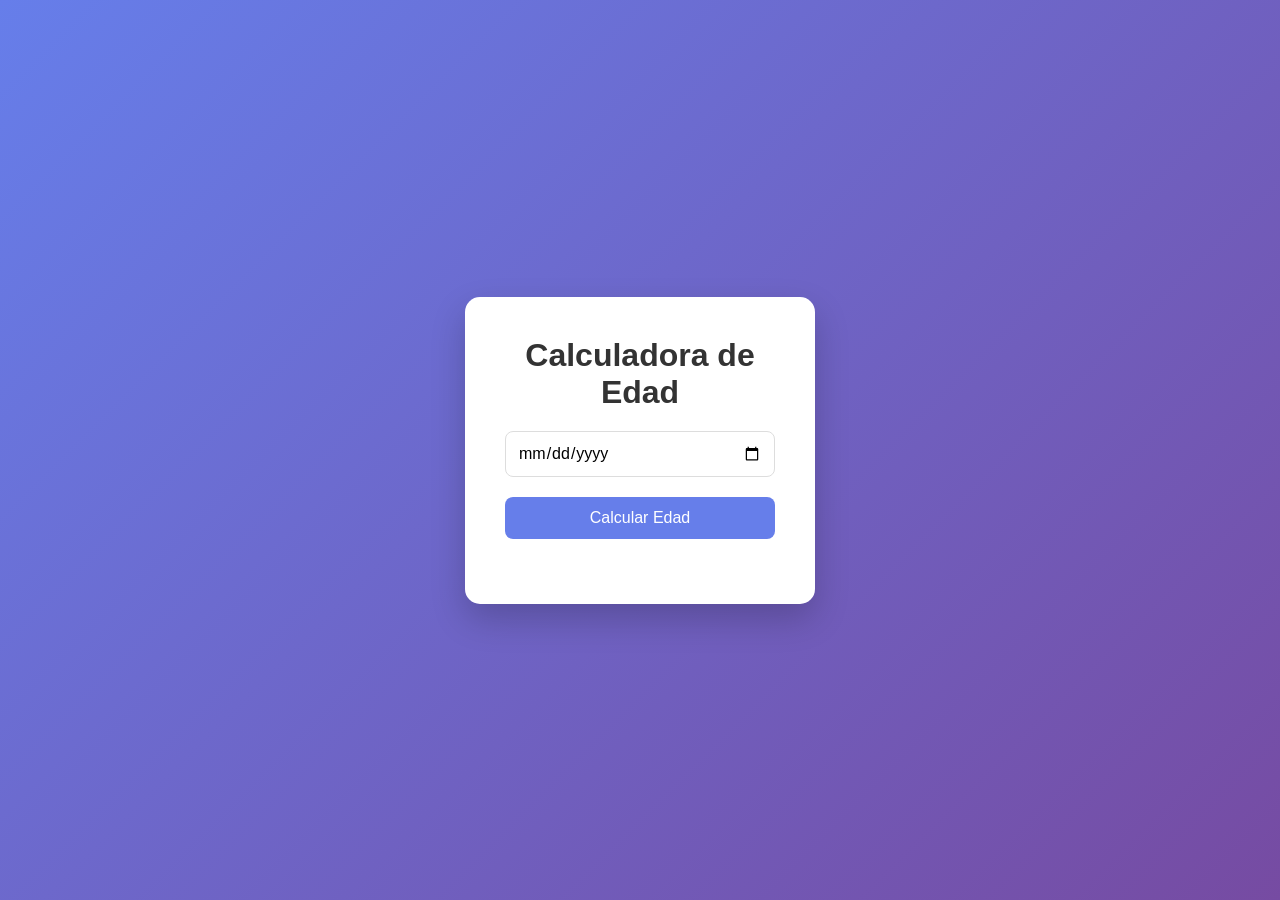
<file: indice.html>
<!DOCTYPE html>
<html lang="es">
<head>
<meta charset="UTF-8">
<title>Calculadora de Edad Pro</title>

<style>

*{
margin:0;
padding:0;
box-sizing:border-box;
font-family: 'Segoe UI', sans-serif;
}

body{
height:100vh;
display:flex;
justify-content:center;
align-items:center;
background:linear-gradient(135deg,#667eea,#764ba2);
}

.card{
background:white;
padding:40px;
border-radius:15px;
box-shadow:0 15px 35px rgba(0,0,0,0.2);
text-align:center;
width:350px;
animation:fade 0.6s ease;
}

h1{
margin-bottom:20px;
color:#333;
}

input{
width:100%;
padding:12px;
border-radius:8px;
border:1px solid #ddd;
margin-bottom:20px;
font-size:16px;
}

button{
width:100%;
padding:12px;
border:none;
border-radius:8px;
background:#667eea;
color:white;
font-size:16px;
cursor:pointer;
transition:0.3s;
}

button:hover{
background:#5563d6;
transform:scale(1.03);
}

.result{
margin-top:25px;
font-size:18px;
font-weight:bold;
color:#444;
}

@keyframes fade{
from{opacity:0; transform:translateY(10px);}
to{opacity:1; transform:translateY(0);}
}

</style>

</head>
<body>

<div class="card">

<h1>Calculadora de Edad</h1>

<input type="date" id="birthdate">

<button onclick="calculateAge()">Calcular Edad</button>

<div class="result" id="result"></div>

</div>

<script>

function calculateAge(){

let birth = document.getElementById("birthdate").value;

if(!birth){
document.getElementById("result").innerHTML="⚠️ Selecciona tu fecha de nacimiento";
return;
}

let birthDate = new Date(birth);
let today = new Date();

let years = today.getFullYear() - birthDate.getFullYear();
let months = today.getMonth() - birthDate.getMonth();
let days = today.getDate() - birthDate.getDate();

if(days < 0){
months--;
days += 30;
}

if(months < 0){
years--;
months += 12;
}

document.getElementById("result").innerHTML =
`🎉 Tienes <br><br>
${years} años<br>
${months} meses<br>
${days} días`;

}

</script>

</body>
</html>
</file>
<file: style.css>
/* PRUEBA - Esto DEBERÍA hacer el fondo rojo brillante */
/* ========================================
   STYLE.CSS - 10 CALCULADORAS PROFESIONALES
   ======================================== */

/* Importación de fuentes */
@import url('https://fonts.googleapis.com/css2?family=Poppins:wght@300;400;500;600;700;800&display=swap');

/* ========================================
   VARIABLES GLOBALES
   ======================================== */
:root {
    --primary-gradient: linear-gradient(135deg, #667eea 0%, #764ba2 100%);
    --secondary-gradient: linear-gradient(135deg, #f093fb 0%, #f5576c 100%);
    --success-gradient: linear-gradient(135deg, #84fab0 0%, #8fd3f4 100%);
    --warning-gradient: linear-gradient(135deg, #f6d365 0%, #fda085 100%);
    --danger-gradient: linear-gradient(135deg, #f78ca0 0%, #f9748f 100%);
    --dark-gradient: linear-gradient(135deg, #66757f 0%, #414345 100%);
    --info-gradient: linear-gradient(135deg, #a8edea 0%, #fed6e3 100%);
    --g1-gradient: linear-gradient(135deg, #ff9a9e 0%, #fad0c4 100%);
    --g2-gradient: linear-gradient(135deg, #a1c4fd 0%, #c2e9fb 100%);
    --g3-gradient: linear-gradient(135deg, #fbc2eb 0%, #a6c1ee 100%);
    --g4-gradient: linear-gradient(135deg, #fdcbf1 0%, #e6dee9 100%);
    
    --shadow-sm: 0 2px 4px rgba(0,0,0,0.1);
    --shadow-md: 0 4px 6px rgba(0,0,0,0.1);
    --shadow-lg: 0 10px 15px rgba(0,0,0,0.1);
    --shadow-xl: 0 20px 25px rgba(0,0,0,0.1);
    --shadow-2xl: 0 25px 50px rgba(0,0,0,0.25);
    
    --animation-slow: 0.5s;
    --animation-medium: 0.3s;
    --animation-fast: 0.15s;
}

/* ========================================
   RESET Y ESTILOS BASE
   ======================================== */
* {
    margin: 0;
    padding: 0;
    box-sizing: border-box;
}

body {
    font-family: 'Poppins', sans-serif;
    background: linear-gradient(135deg, #0f0c29 0%, #302b63 50%, #24243e 100%);
    min-height: 100vh;
    padding: 40px 20px;
    position: relative;
    overflow-x: hidden;
}

/* Efecto de partículas de fondo */
body::before {
    content: '';
    position: fixed;
    top: 0;
    left: 0;
    right: 0;
    bottom: 0;
    background: 
        radial-gradient(circle at 20% 30%, rgba(255,255,255,0.1) 0%, transparent 10%),
        radial-gradient(circle at 80% 70%, rgba(255,255,255,0.1) 0%, transparent 15%),
        radial-gradient(circle at 40% 90%, rgba(255,255,255,0.1) 0%, transparent 20%),
        radial-gradient(circle at 90% 20%, rgba(255,255,255,0.1) 0%, transparent 25%);
    pointer-events: none;
    z-index: 0;
}

/* ========================================
   ONDA ANIMADA
   ======================================== */
.wave-bg {
    position: fixed;
    bottom: 0;
    left: 0;
    width: 100%;
    height: 100px;
    background: url('data:image/svg+xml,<svg xmlns="http://www.w3.org/2000/svg" viewBox="0 0 1440 320"><path fill="%23ffffff" fill-opacity="0.1" d="M0,96L48,112C96,128,192,160,288,160C384,160,480,128,576,122.7C672,117,768,139,864,154.7C960,171,1056,181,1152,170.7C1248,160,1344,128,1392,112L1440,96L1440,320L1392,320C1344,320,1248,320,1152,320C1056,320,960,320,864,320C768,320,672,320,576,320C480,320,384,320,288,320C192,320,96,320,48,320L0,320Z"></path></svg>');
    background-size: cover;
    background-repeat: no-repeat;
    animation: wave 10s linear infinite;
    z-index: 0;
    opacity: 0.3;
}

@keyframes wave {
    0% { background-position-x: 0; }
    100% { background-position-x: 1440px; }
}

/* ========================================
   TÍTULO PRINCIPAL
   ======================================== */
h1 {
    text-align: center;
    color: white;
    margin-bottom: 50px;
    font-size: 3.5em;
    font-weight: 800;
    text-shadow: 2px 2px 4px rgba(0,0,0,0.3);
    position: relative;
    z-index: 10;
    animation: fadeInDown 1s ease-out;
}

h1 i {
    margin-right: 15px;
    color: #ffd700;
    animation: spin 10s linear infinite;
}

@keyframes spin {
    from { transform: rotate(0deg); }
    to { transform: rotate(360deg); }
}

@keyframes fadeInDown {
    from {
        opacity: 0;
        transform: translateY(-50px);
    }
    to {
        opacity: 1;
        transform: translateY(0);
    }
}

/* ========================================
   GRID PRINCIPAL
   ======================================== */
.grid-container {
    display: grid;
    grid-template-columns: repeat(auto-fit, minmax(350px, 1fr));
    gap: 30px;
    max-width: 1600px;
    margin: 0 auto;
    position: relative;
    z-index: 10;
    perspective: 1000px;
}

/* ========================================
   TARJETAS DE CALCULADORAS
   ======================================== */
.calculadora {
    background: rgba(255, 255, 255, 0.95);
    backdrop-filter: blur(10px);
    border-radius: 30px;
    padding: 30px;
    box-shadow: 
        0 20px 40px rgba(0,0,0,0.3),
        0 0 0 1px rgba(255,255,255,0.1);
    transition: all 0.4s cubic-bezier(0.175, 0.885, 0.32, 1.275);
    position: relative;
    overflow: hidden;
    animation: cardAppear 0.6s ease-out forwards;
    opacity: 0;
    transform: translateY(50px);
}

/* Delay de animación para cada tarjeta */
.calculadora:nth-child(1) { animation-delay: 0.1s; }
.calculadora:nth-child(2) { animation-delay: 0.2s; }
.calculadora:nth-child(3) { animation-delay: 0.3s; }
.calculadora:nth-child(4) { animation-delay: 0.4s; }
.calculadora:nth-child(5) { animation-delay: 0.5s; }
.calculadora:nth-child(6) { animation-delay: 0.6s; }
.calculadora:nth-child(7) { animation-delay: 0.7s; }
.calculadora:nth-child(8) { animation-delay: 0.8s; }
.calculadora:nth-child(9) { animation-delay: 0.9s; }
.calculadora:nth-child(10) { animation-delay: 1s; }

@keyframes cardAppear {
    to {
        opacity: 1;
        transform: translateY(0);
    }
}

/* Efecto de borde brillante */
.calculadora::before {
    content: '';
    position: absolute;
    top: -2px;
    left: -2px;
    right: -2px;
    bottom: -2px;
    background: linear-gradient(45deg, 
        #ff0000, #ff7300, #fffb00, #48ff00, 
        #00ffd5, #002bff, #7a00ff, #ff00c8, #ff0000);
    background-size: 400%;
    border-radius: 32px;
    opacity: 0;
    transition: opacity 0.4s;
    z-index: -1;
    animation: glow 20s linear infinite;
}

.calculadora:hover::before {
    opacity: 1;
}

@keyframes glow {
    0% { background-position: 0 0; }
    50% { background-position: 400% 0; }
    100% { background-position: 0 0; }
}

/* Efecto de partículas en hover */
.calculadora::after {
    content: '';
    position: absolute;
    top: 0;
    left: 0;
    right: 0;
    bottom: 0;
    background: radial-gradient(circle at var(--x, 50%) var(--y, 50%), 
        rgba(255,255,255,0.3) 0%, 
        transparent 50%);
    opacity: 0;
    transition: opacity 0.3s;
    pointer-events: none;
    border-radius: 30px;
}

.calculadora:hover::after {
    opacity: 1;
}

.calculadora:hover {
    transform: translateY(-10px) scale(1.02);
    box-shadow: 
        0 30px 60px rgba(0,0,0,0.4),
        0 0 0 2px rgba(255,255,255,0.2);
}

/* ========================================
   TÍTULOS DE LAS CALCULADORAS
   ======================================== */
.calculadora h2 {
    font-size: 1.5em;
    font-weight: 700;
    margin-bottom: 25px;
    padding-bottom: 15px;
    border-bottom: 2px solid rgba(0,0,0,0.1);
    position: relative;
    display: flex;
    align-items: center;
    gap: 10px;
}

.calculadora h2 i {
    font-size: 1.5em;
    background: var(--primary-gradient);
    -webkit-background-clip: text;
    -webkit-text-fill-color: transparent;
    animation: bounce 2s infinite;
}

@keyframes bounce {
    0%, 100% { transform: scale(1); }
    50% { transform: scale(1.1); }
}

/* Colores individuales para los iconos */
.calculadora:nth-child(1) h2 i { background: var(--primary-gradient); -webkit-background-clip: text; }
.calculadora:nth-child(2) h2 i { background: var(--secondary-gradient); -webkit-background-clip: text; }
.calculadora:nth-child(3) h2 i { background: var(--success-gradient); -webkit-background-clip: text; }
.calculadora:nth-child(4) h2 i { background: var(--warning-gradient); -webkit-background-clip: text; }
.calculadora:nth-child(5) h2 i { background: var(--danger-gradient); -webkit-background-clip: text; }
.calculadora:nth-child(6) h2 i { background: var(--info-gradient); -webkit-background-clip: text; }
.calculadora:nth-child(7) h2 i { background: var(--g1-gradient); -webkit-background-clip: text; }
.calculadora:nth-child(8) h2 i { background: var(--g2-gradient); -webkit-background-clip: text; }
.calculadora:nth-child(9) h2 i { background: var(--g3-gradient); -webkit-background-clip: text; }
.calculadora:nth-child(10) h2 i { background: var(--g4-gradient); -webkit-background-clip: text; }

/* ========================================
   GRUPOS DE INPUT
   ======================================== */
.input-group {
    margin-bottom: 20px;
    position: relative;
}

.input-group label {
    display: block;
    margin-bottom: 8px;
    font-weight: 500;
    color: #444;
    font-size: 0.95em;
    letter-spacing: 0.5px;
    transition: all var(--animation-medium);
}

.input-group label i {
    margin-right: 8px;
    color: #667eea;
    font-size: 0.9em;
}

.input-group input,
.input-group select {
    width: 100%;
    padding: 14px 18px;
    border: 2px solid #e0e0e0;
    border-radius: 15px;
    font-size: 1em;
    font-family: 'Poppins', sans-serif;
    transition: all var(--animation-medium);
    background: white;
    outline: none;
}

.input-group input:focus,
.input-group select:focus {
    border-color: #667eea;
    box-shadow: 0 0 0 4px rgba(102, 126, 234, 0.1);
    transform: translateY(-2px);
}

.input-group input:hover,
.input-group select:hover {
    border-color: #764ba2;
}

/* ========================================
   BOTONES
   ======================================== */
button {
    background: var(--primary-gradient);
    color: white;
    border: none;
    padding: 16px 25px;
    border-radius: 15px;
    cursor: pointer;
    font-size: 1.1em;
    font-weight: 600;
    width: 100%;
    transition: all var(--animation-medium);
    position: relative;
    overflow: hidden;
    z-index: 1;
    letter-spacing: 1px;
    box-shadow: var(--shadow-md);
}

button::before {
    content: '';
    position: absolute;
    top: 0;
    left: -100%;
    width: 100%;
    height: 100%;
    background: linear-gradient(90deg, transparent, rgba(255,255,255,0.3), transparent);
    transition: left 0.5s;
    z-index: -1;
}

button:hover {
    transform: translateY(-3px);
    box-shadow: var(--shadow-xl);
}

button:hover::before {
    left: 100%;
}

button:active {
    transform: translateY(0);
}

/* Colores individuales para botones */
.calculadora:nth-child(1) button { background: var(--primary-gradient); }
.calculadora:nth-child(2) button { background: var(--secondary-gradient); }
.calculadora:nth-child(3) button { background: var(--success-gradient); }
.calculadora:nth-child(4) button { background: var(--warning-gradient); }
.calculadora:nth-child(5) button { background: var(--danger-gradient); }
.calculadora:nth-child(6) button { background: var(--info-gradient); }
.calculadora:nth-child(7) button { background: var(--g1-gradient); }
.calculadora:nth-child(8) button { background: var(--g2-gradient); }
.calculadora:nth-child(9) button { background: var(--g3-gradient); }
.calculadora:nth-child(10) button { background: var(--g4-gradient); }

/* ========================================
   RESULTADOS
   ======================================== */
.resultado {
    margin-top: 25px;
    padding: 20px;
    background: linear-gradient(135deg, #f5f7fa 0%, #c3cfe2 100%);
    border-radius: 15px;
    font-size: 1.2em;
    font-weight: 600;
    color: #333;
    text-align: center;
    animation: resultPop 0.5s ease-out;
    position: relative;
    overflow: hidden;
    border: 2px solid rgba(255,255,255,0.5);
    box-shadow: inset 0 2px 4px rgba(0,0,0,0.1);
}

@keyframes resultPop {
    0% { transform: scale(0.9); opacity: 0; }
    100% { transform: scale(1); opacity: 1; }
}

.resultado span {
    font-size: 1.4em;
    font-weight: 800;
    background: var(--primary-gradient);
    -webkit-background-clip: text;
    -webkit-text-fill-color: transparent;
    display: inline-block;
    margin-left: 10px;
}

/* Barra de progreso animada */
.resultado::after {
    content: '';
    position: absolute;
    bottom: 0;
    left: 0;
    height: 4px;
    width: 0%;
    background: var(--primary-gradient);
    animation: progress 1.5s ease-out forwards;
    border-radius: 0 0 0 15px;
}

@keyframes progress {
    to { width: 100%; }
}

/* ========================================
   TOOLTIPS
   ======================================== */
[data-tooltip] {
    position: relative;
    cursor: help;
}

[data-tooltip]:before {
    content: attr(data-tooltip);
    position: absolute;
    bottom: 100%;
    left: 50%;
    transform: translateX(-50%) translateY(-10px);
    background: var(--dark-gradient);
    color: white;
    padding: 8px 15px;
    border-radius: 10px;
    font-size: 0.85em;
    white-space: nowrap;
    opacity: 0;
    visibility: hidden;
    transition: all var(--animation-medium);
    box-shadow: var(--shadow-lg);
    z-index: 100;
}

[data-tooltip]:hover:before {
    opacity: 1;
    visibility: visible;
    transform: translateX(-50%) translateY(0);
}

/* ========================================
   PARTÍCULAS FLOTANTES
   ======================================== */
.particle {
    position: fixed;
    pointer-events: none;
    opacity: 0.3;
    animation: float 6s ease-in-out infinite;
    z-index: 0;
}

@keyframes float {
    0%, 100% { transform: translateY(0) rotate(0deg); }
    50% { transform: translateY(-20px) rotate(180deg); }
}

/* ========================================
   ESTADO DE CARGA
   ======================================== */
.calculadora.calculando .resultado {
    position: relative;
    color: transparent;
}

.calculadora.calculando .resultado::before {
    content: '';
    position: absolute;
    top: 50%;
    left: 50%;
    width: 30px;
    height: 30px;
    margin: -15px 0 0 -15px;
    border: 3px solid #f3f3f3;
    border-top: 3px solid #667eea;
    border-radius: 50%;
    animation: spin 1s linear infinite;
}

/* ========================================
   SCROLLBAR PERSONALIZADO
   ======================================== */
::-webkit-scrollbar {
    width: 12px;
}

::-webkit-scrollbar-track {
    background: linear-gradient(135deg, #0f0c29 0%, #302b63 100%);
}

::-webkit-scrollbar-thumb {
    background: var(--primary-gradient);
    border-radius: 6px;
    border: 3px solid transparent;
}

::-webkit-scrollbar-thumb:hover {
    background: var(--secondary-gradient);
}

/* ========================================
   MEDIA QUERIES - RESPONSIVE
   ======================================== */
@media (max-width: 768px) {
    h1 {
        font-size: 2.5em;
    }
    
    .grid-container {
        grid-template-columns: 1fr;
        gap: 20px;
    }
    
    .calculadora {
        padding: 20px;
    }
    
    .calculadora h2 {
        font-size: 1.3em;
    }
}

@media (max-width: 480px) {
    body {
        padding: 20px 10px;
    }
    
    h1 {
        font-size: 2em;
    }
    
    .calculadora {
        padding: 15px;
    }
    
    .resultado {
        font-size: 1em;
    }
}

/* ========================================
   UTILIDADES
   ======================================== */
.text-center { text-align: center; }
.mt-20 { margin-top: 20px; }
.mb-20 { margin-bottom: 20px; }
.hidden { display: none; }
</file>
